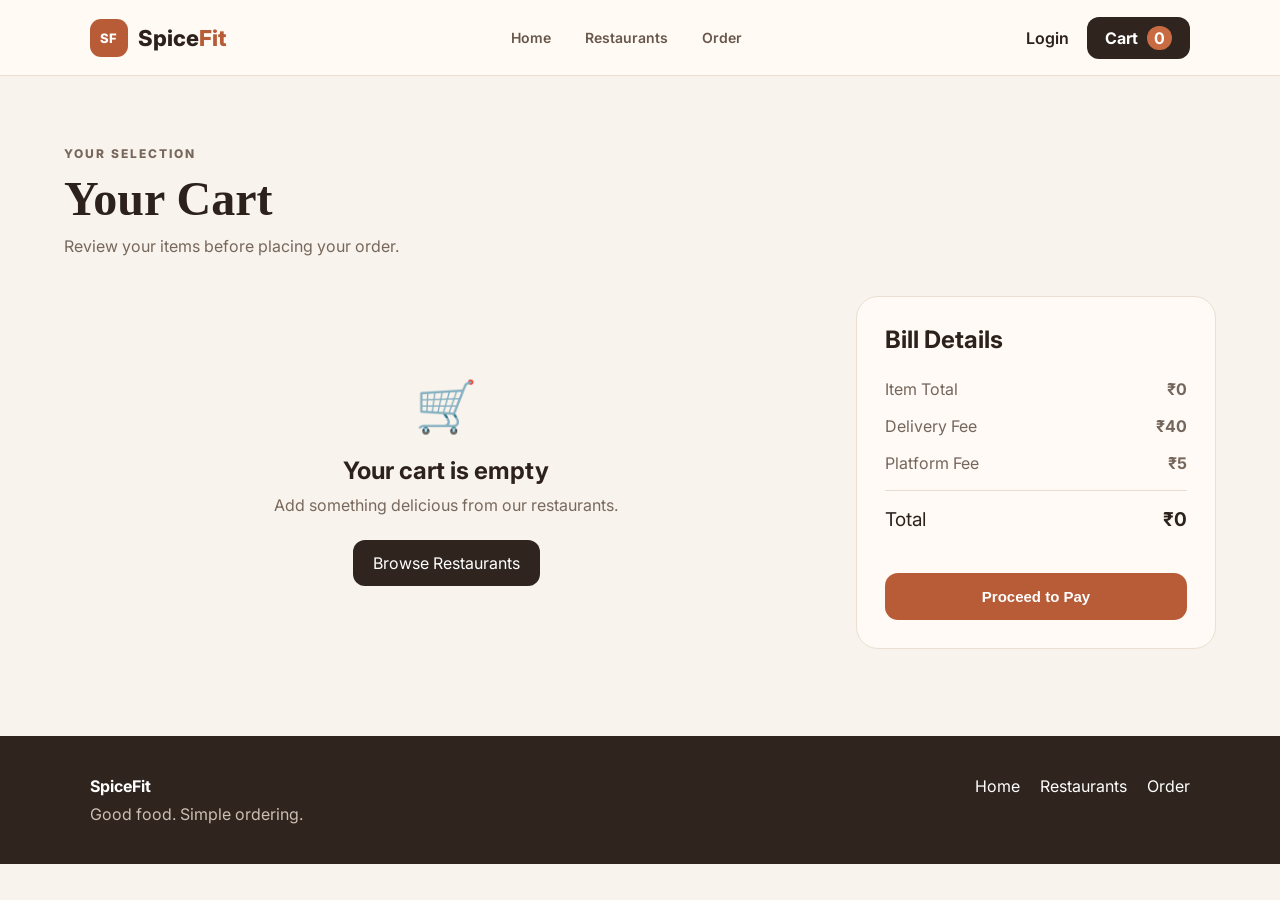
<file: assets/checking/cart.html>
<!DOCTYPE html>
<html lang="en">

<head>
    <meta charset="UTF-8">
    <meta name="viewport" content="width=device-width, initial-scale=1.0">

    <title>SpiceFit | Cart</title>

    <link rel="stylesheet" href="cart.css">

    <link rel="preconnect" href="https://fonts.googleapis.com">
    <link rel="preconnect" href="https://fonts.gstatic.com" crossorigin>

    <link href="https://fonts.googleapis.com/css2?family=Inter:wght@400;500;600;700;800&display=swap"
          rel="stylesheet">
</head>

<body>

<header class="navbar">

    <a href="index.html" class="logo">
        <span class="logo-mark">SF</span>
        <span class="logo-text">
            Spice<span>Fit</span>
        </span>
    </a>

    <nav class="nav-links">

        <a href="index.html">
            Home
        </a>

        <a href="restaurants.html">
            Restaurants
        </a>

        <a href="orders.html">
            Order
        </a>

    </nav>

    <div class="nav-actions">

        <a href="login.html" class="login-link">
            Login
        </a>

        <a href="cart.html" class="cart-button active">
            Cart
            <span id="cartCount">0</span>
        </a>

    </div>

</header>


<main class="cart-page">

    <div class="cart-heading">

        <p class="eyebrow">
            YOUR SELECTION
        </p>

        <h1>
            Your Cart
        </h1>

        <p>
            Review your items before placing your order.
        </p>

    </div>


    <section class="cart-layout">

        <!-- CART ITEMS -->

        <div class="cart-items-section">

            <div id="cartItems"></div>

            <div id="emptyCart" class="empty-cart">

                <div class="empty-icon">
                    🛒
                </div>

                <h2>
                    Your cart is empty
                </h2>

                <p>
                    Add something delicious from our restaurants.
                </p>

                <a href="restaurants.html" class="browse-btn">
                    Browse Restaurants
                </a>

            </div>

        </div>


        <!-- BILL -->

        <aside class="bill-card">

            <h2>
                Bill Details
            </h2>

            <div class="bill-row">
                <span>Item Total</span>
                <strong id="itemTotal">₹0</strong>
            </div>

            <div class="bill-row">
                <span>Delivery Fee</span>
                <strong id="deliveryFee">₹40</strong>
            </div>

            <div class="bill-row">
                <span>Platform Fee</span>
                <strong>₹5</strong>
            </div>

            <div class="bill-divider"></div>

            <div class="bill-total">
                <span>Total</span>
                <strong id="grandTotal">₹0</strong>
            </div>

            <button id="proceedBtn" class="proceed-btn">
                Proceed to Pay
            </button>

        </aside>

    </section>

</main>


<footer class="footer">

    <div>
        <strong>SpiceFit</strong>
        <p>Good food. Simple ordering.</p>
    </div>

    <div>
        <a href="index.html">Home</a>
        <a href="restaurants.html">Restaurants</a>
        <a href="order.html">Order</a>
    </div>

</footer>


<script src="cart.js"></script>

</body>
</html>
</file>
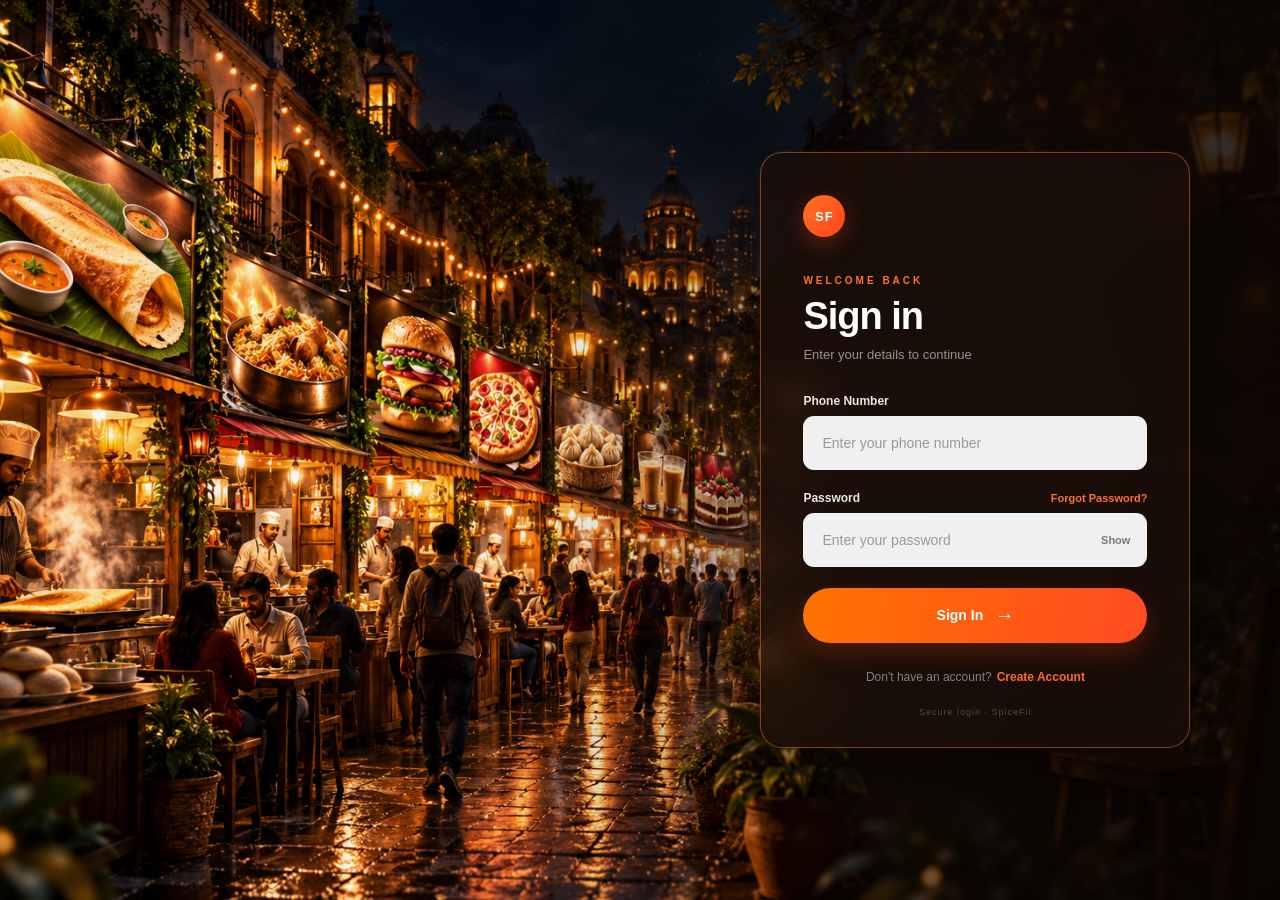
<file: assets/checking/login.html>
<!DOCTYPE html>
<html lang="en">

<head>
    <meta charset="UTF-8">
    <meta name="viewport" content="width=device-width, initial-scale=1.0">

    <title>SpiceFit | Login</title>

    <link rel="stylesheet" href="login.css">
</head>

<body>

    <!-- =========================
         FULL SCREEN BACKGROUND
    ========================== -->

    <main class="login-page">

        <!--
            IMPORTANT:
            Ikkada nee downloaded image path pettu.

            Example:
            ../images/food-street.png
        -->
        <div class="background-image"></div>


        <!-- =========================
             LOGIN FORM AREA
        ========================== -->

        <section class="login-wrapper">

            <div class="login-card">


                <!-- BRAND -->

                <div class="brand">

                    <div class="brand-mark">
                        SF
                    </div>

                    <div class="brand-name">
                        <span></span>
                    </div>

                </div>


                <!-- HEADING -->

                <div class="login-heading">

                    <p class="welcome-label">
                        WELCOME BACK
                    </p>

                    <h1>
                        Sign in
                    </h1>

                    <p class="subtitle">
                        Enter your details to continue
                    </p>

                </div>


                <!-- =========================
                     LOGIN FORM
                ========================== -->

                <form id="loginForm">


                    <!-- PHONE -->

                    <div class="form-group">

                        <label for="phone">
                            Phone Number
                        </label>

                        <div class="input-container">

                            <input
                                type="tel"
                                id="phone"
                                name="phone"
                                placeholder="Enter your phone number"
                                autocomplete="tel"
                                required
                            >

                        </div>

                    </div>


                    <!-- PASSWORD -->

                    <div class="form-group">

                        <div class="password-heading">

                            <label for="password">
                                Password
                            </label>

                            <a href="#" class="forgot-password">
                                Forgot Password?
                            </a>

                        </div>


                        <div class="input-container">

                            <input
                                type="password"
                                id="password"
                                name="password"
                                placeholder="Enter your password"
                                autocomplete="current-password"
                                required
                            >

                            <button
                                type="button"
                                class="password-toggle"
                                id="passwordToggle"
                                aria-label="Show password"
                            >
                                Show
                            </button>

                        </div>

                    </div>


                    <!-- LOGIN BUTTON -->

                    <button
                        type="submit"
                        class="login-button"
                        id="loginButton"
                    >

                        <span class="button-text">
                            Sign In
                        </span>

                        <span class="button-arrow">
                            →
                        </span>

                    </button>


                </form>


                <!-- =========================
                     REGISTER
                ========================== -->

                <div class="register-area">

                    <span>
                        Don't have an account?
                    </span>

                    <a href="register.html">
                        Create Account
                    </a>

                </div>


                <!-- SMALL FOOTER -->

                <p class="secure-text">
                    Secure login · SpiceFit
                </p>


            </div>

        </section>

    </main>


    <!-- =========================
         SMALL UI INTERACTION
    ========================== -->

    <script>

        const password =
            document.getElementById("password");

        const passwordToggle =
            document.getElementById("passwordToggle");


        passwordToggle.addEventListener(
            "click",
            function () {

                if (password.type === "password") {

                    password.type = "text";

                    passwordToggle.textContent = "Hide";

                } else {

                    password.type = "password";

                    passwordToggle.textContent = "Show";

                }

            }
        );


        /*
            IMPORTANT:

            Nee existing Java/backend login validation
            ikkada disturb cheyyakunda form ID:

                loginForm

            and input names:

                phone
                password

            same ga maintain chesanu.

            Nee existing login Java / Servlet logic
            already unte danitho connect cheyyachu.
        */

    </script>

</body>

</html>
</file>
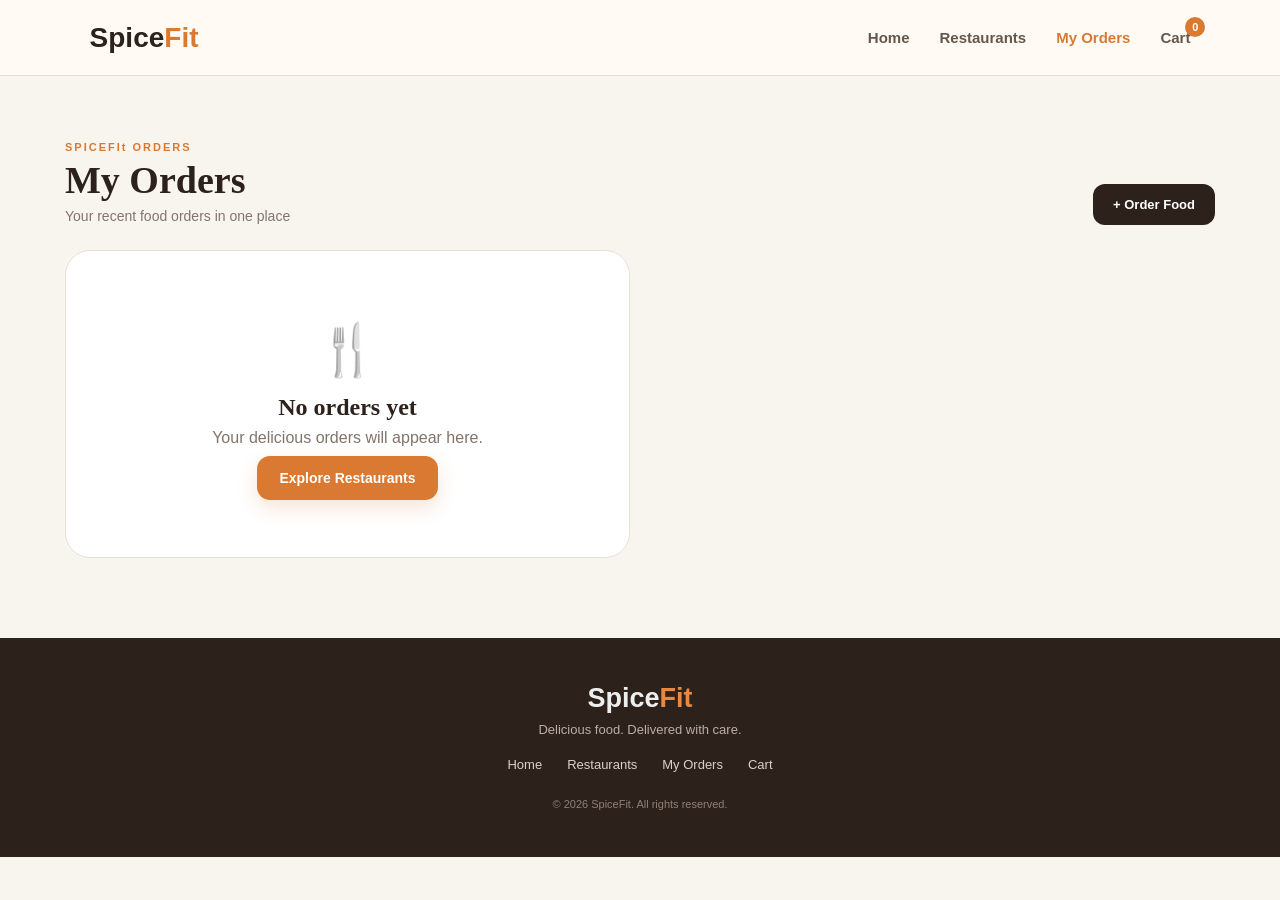
<file: assets/checking/order.html>
<!DOCTYPE html>
<html lang="en">
<head>
    <meta charset="UTF-8">
    <meta name="viewport" content="width=device-width, initial-scale=1.0">

    <title>SpiceFit - Orders</title>

    <link rel="stylesheet" href="order.css">
</head>

<body>

<!-- ================= NAVBAR ================= -->

<header class="navbar">

    <a href="index.html" class="logo">
        Spice<span>Fit</span>
    </a>

    <nav class="nav-links">
        <a href="index.html">Home</a>
        <a href="restaurants.html">Restaurants</a>
        <a href="order.html" class="active">My Orders</a>

        <a href="cart.html" class="cart-link">
            Cart
            <span id="cartCount">0</span>
        </a>
    </nav>

</header>


<!-- ================= MAIN ================= -->

<main class="orders-page">

    <!-- ================= CURRENT ORDER ================= -->

    <section id="currentOrderSection" class="current-order-section">

        <div class="success-header">

            <div class="success-icon">
                ✓
            </div>

            <div>
                <p class="success-small">
                    ORDER CONFIRMED
                </p>

                <h1>
                    Your food is on the way!
                </h1>

                <p class="success-text">
                    Thank you for ordering with SpiceFit.
                    Sit back and enjoy your meal.
                </p>
            </div>

        </div>


        <!-- ORDER SUMMARY -->

        <div class="order-summary-card">

            <div class="summary-top">

                <div>
                    <span class="label">ORDER ID</span>
                    <strong id="orderId">--</strong>
                </div>

                <div>
                    <span class="label">PAYMENT</span>
                    <strong id="paymentMethod">--</strong>
                </div>

                <div>
                    <span class="label">STATUS</span>
                    <strong class="status-pill" id="orderStatus">
                        Order Placed
                    </strong>
                </div>

            </div>


            <!-- STATUS TRACKER -->

            <div class="tracking">

                <div class="track-line"></div>

                <div class="track-step active">

                    <div class="track-dot">✓</div>

                    <span>Order Placed</span>

                </div>


                <div class="track-step">

                    <div class="track-dot">2</div>

                    <span>Preparing</span>

                </div>


                <div class="track-step">

                    <div class="track-dot">3</div>

                    <span>Out for Delivery</span>

                </div>


                <div class="track-step">

                    <div class="track-dot">4</div>

                    <span>Delivered</span>

                </div>

            </div>


            <!-- ITEMS -->

            <div class="section-title">

                <div>
                    <span>YOUR ORDER</span>
                    <h2>Order Items</h2>
                </div>

                <span id="itemCount" class="item-count">
                    0 items
                </span>

            </div>


            <div id="orderItems" class="order-items">
                <!-- JS -->
            </div>


            <!-- BILL -->

            <div class="bill-section">

                <h2>Bill Details</h2>

                <div class="bill-row">
                    <span>Item Total</span>
                    <strong id="itemTotal">₹0</strong>
                </div>

                <div class="bill-row">
                    <span>Delivery Fee</span>
                    <strong id="deliveryFee">₹40</strong>
                </div>

                <div class="bill-row">
                    <span>Platform Fee</span>
                    <strong id="platformFee">₹5</strong>
                </div>

                <div class="bill-divider"></div>

                <div class="bill-row grand-total">
                    <span>Grand Total</span>
                    <strong id="total">₹0</strong>
                </div>

            </div>


            <!-- ACTIONS -->

            <div class="order-actions">

                <a href="restaurants.html" class="primary-btn">
                    Order More Food
                </a>

                <a href="index.html" class="secondary-btn">
                    Back to Home
                </a>

            </div>

        </div>

    </section>



    <!-- ================= MY ORDERS ================= -->

    <section id="allOrdersSection" class="all-orders-section">

        <div class="page-heading">

            <div>
                <p>SPICEFIt ORDERS</p>

                <h1>
                    My Orders
                </h1>

                <span>
                    Your recent food orders in one place
                </span>
            </div>

            <a href="restaurants.html" class="browse-btn">
                + Order Food
            </a>

        </div>


        <div id="ordersList" class="orders-list">
            <!-- JS -->
        </div>

    </section>

</main>



<!-- ================= FOOTER ================= -->

<footer class="footer">

    <div class="footer-logo">
        Spice<span>Fit</span>
    </div>

    <p>
        Delicious food. Delivered with care.
    </p>

    <div class="footer-links">
        <a href="index.html">Home</a>
        <a href="restaurants.html">Restaurants</a>
        <a href="order.html">My Orders</a>
        <a href="cart.html">Cart</a>
    </div>

    <small>
        © 2026 SpiceFit. All rights reserved.
    </small>

</footer>


<script src="order.js"></script>

</body>
</html>
</file>
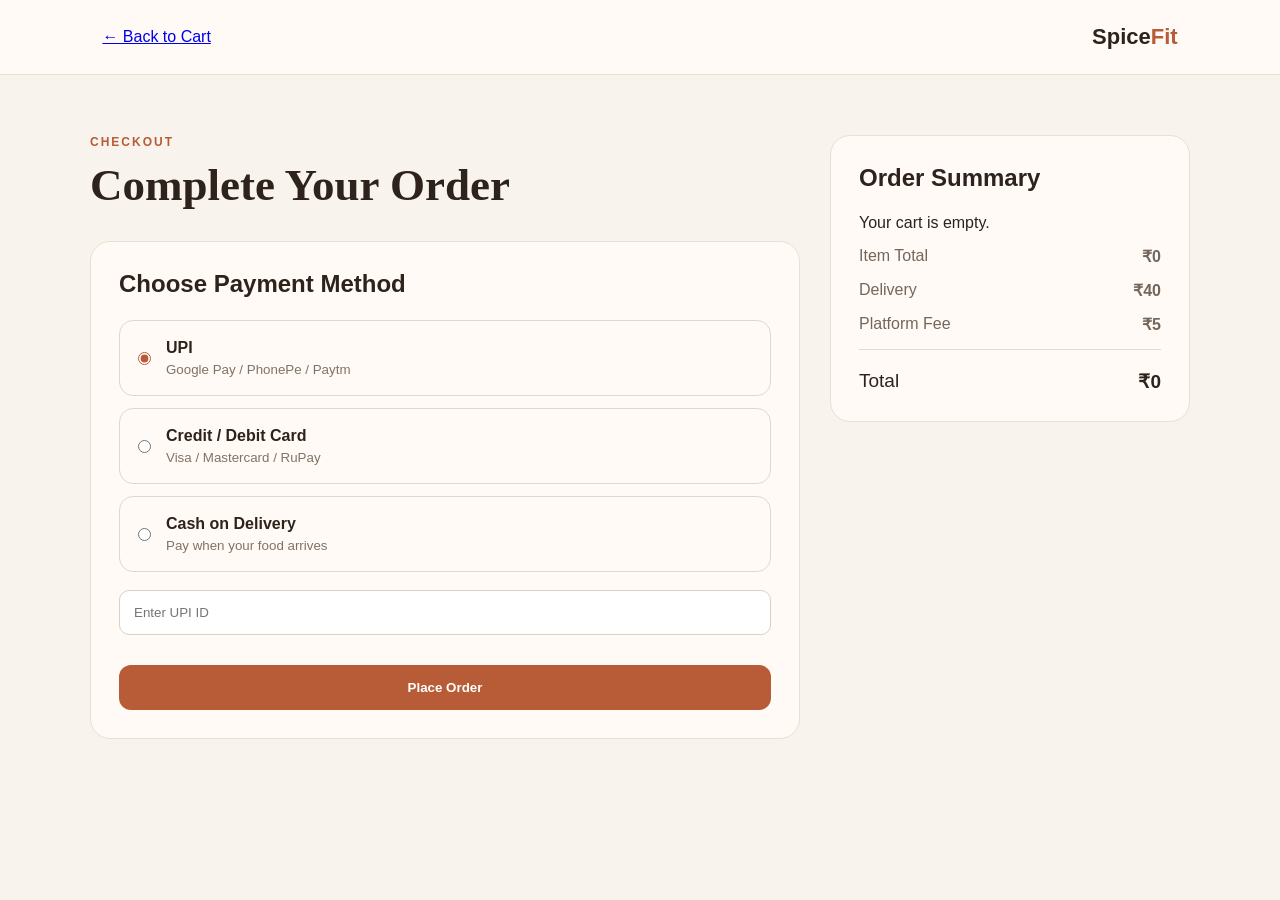
<file: assets/checking/payment.html>
<!DOCTYPE html>
<html lang="en">

<head>

    <meta charset="UTF-8">

    <meta name="viewport"
          content="width=device-width, initial-scale=1.0">

    <title>SpiceFit | Payment</title>

    <link rel="stylesheet"
          href="payment.css">

</head>


<body>

<header class="payment-nav">

    <a href="cart.html">
        ← Back to Cart
    </a>

    <strong>
        Spice<span>Fit</span>
    </strong>

</header>


<main class="payment-page">

    <section>

        <p class="eyebrow">
            CHECKOUT
        </p>

        <h1>
            Complete Your Order
        </h1>


        <div class="payment-card">

            <h2>
                Choose Payment Method
            </h2>


            <label class="payment-option">

                <input
                    type="radio"
                    name="payment"
                    value="upi"
                    checked
                >

                <div>
                    <strong>UPI</strong>
                    <small>Google Pay / PhonePe / Paytm</small>
                </div>

            </label>


            <label class="payment-option">

                <input
                    type="radio"
                    name="payment"
                    value="card"
                >

                <div>
                    <strong>Credit / Debit Card</strong>
                    <small>Visa / Mastercard / RuPay</small>
                </div>

            </label>


            <label class="payment-option">

                <input
                    type="radio"
                    name="payment"
                    value="cod"
                >

                <div>
                    <strong>Cash on Delivery</strong>
                    <small>Pay when your food arrives</small>
                </div>

            </label>


            <div id="upiBox" class="extra-box">

                <input
                    type="text"
                    placeholder="Enter UPI ID"
                    id="upiInput"
                >

            </div>


            <div id="cardBox"
                 class="extra-box hidden">

                <input
                    type="text"
                    placeholder="Card Number"
                >

                <div class="card-row">

                    <input
                        type="text"
                        placeholder="MM/YY"
                    >

                    <input
                        type="text"
                        placeholder="CVV"
                    >

                </div>

            </div>


            <button
                id="placeOrderBtn"
                class="place-order">

                Place Order

            </button>

        </div>

    </section>


    <aside class="summary-card">

        <h2>
            Order Summary
        </h2>

        <div id="summaryItems"></div>

        <div class="summary-line">
            <span>Item Total</span>
            <strong id="summaryTotal">₹0</strong>
        </div>

        <div class="summary-line">
            <span>Delivery</span>
            <strong>₹40</strong>
        </div>

        <div class="summary-line">
            <span>Platform Fee</span>
            <strong>₹5</strong>
        </div>

        <hr>

        <div class="summary-total">
            <span>Total</span>
            <strong id="finalTotal">₹0</strong>
        </div>

    </aside>

</main>


<script src="payment.js"></script>

</body>
</html>
</file>
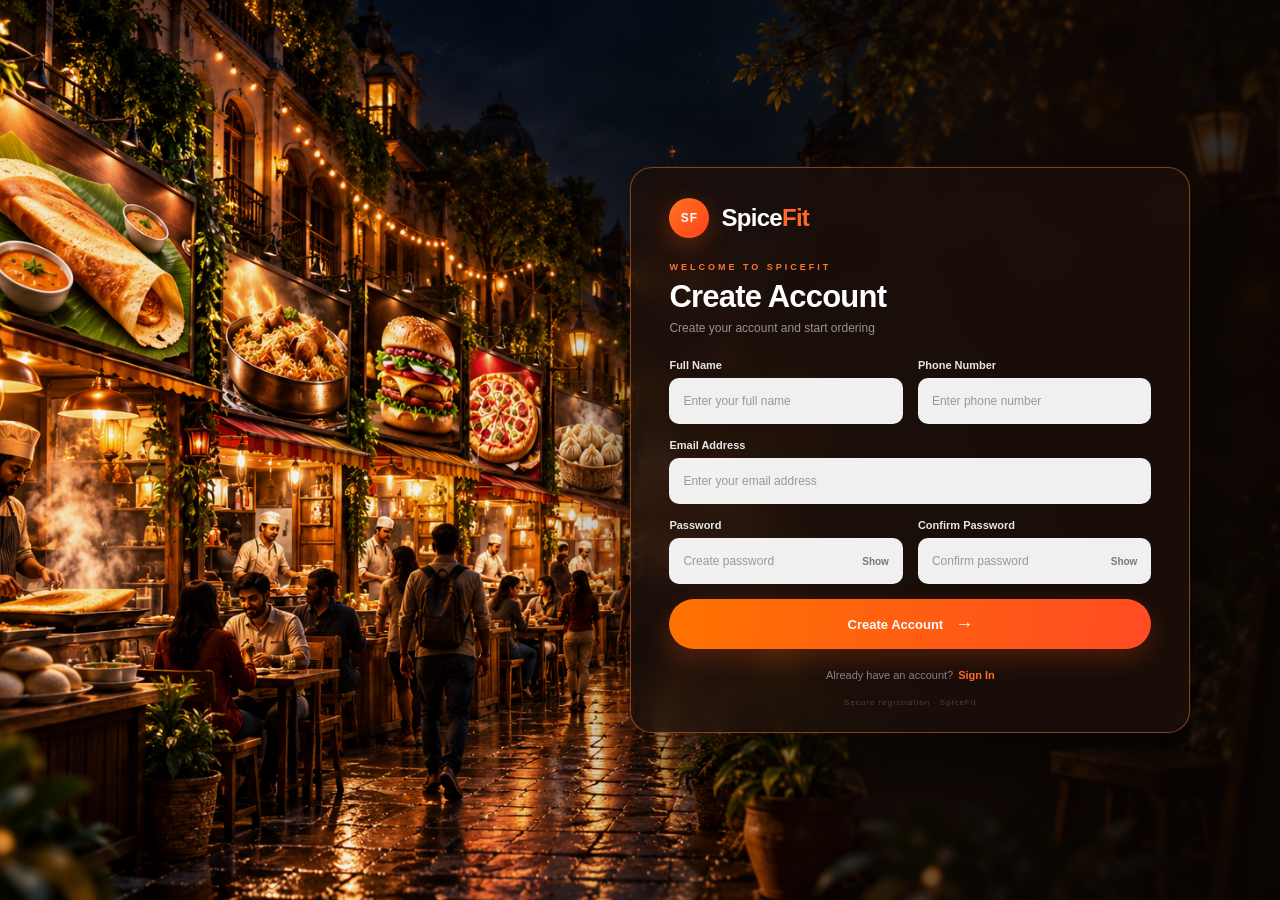
<file: assets/checking/register.html>
<!DOCTYPE html>
<html lang="en">

<head>
    <meta charset="UTF-8">
    <meta name="viewport" content="width=device-width, initial-scale=1.0">

    <title>SpiceFit | Create Account</title>

    <link rel="stylesheet" href="register.css">
</head>

<body>

    <main class="register-page">

        <!-- Background Image -->
        <div class="background-image"></div>


        <!-- Register Form -->
        <section class="register-wrapper">

            <div class="register-card">

                <!-- BRAND -->
                <div class="brand">

                    <div class="brand-mark">
                        SF
                    </div>

                    <div class="brand-name">
                        Spice<span>Fit</span>
                    </div>

                </div>


                <!-- HEADING -->
                <div class="register-heading">

                    <p class="welcome-label">
                        WELCOME TO SPICEFIT
                    </p>

                    <h1>
                        Create Account
                    </h1>

                    <p class="subtitle">
                        Create your account and start ordering
                    </p>

                </div>


                <!-- REGISTER FORM -->
                <form id="registerForm">

                    <!-- FULL NAME + PHONE -->
                    <div class="form-row">

                        <div class="form-group">

                            <label for="name">
                                Full Name
                            </label>

                            <div class="input-container">

                                <input
                                    type="text"
                                    id="name"
                                    name="name"
                                    placeholder="Enter your full name"
                                    autocomplete="name"
                                    required
                                >

                            </div>

                        </div>


                        <div class="form-group">

                            <label for="phone">
                                Phone Number
                            </label>

                            <div class="input-container">

                                <input
                                    type="tel"
                                    id="phone"
                                    name="phone"
                                    placeholder="Enter phone number"
                                    autocomplete="tel"
                                    required
                                >

                            </div>

                        </div>

                    </div>


                    <!-- EMAIL -->
                    <div class="form-group">

                        <label for="email">
                            Email Address
                        </label>

                        <div class="input-container">

                            <input
                                type="email"
                                id="email"
                                name="email"
                                placeholder="Enter your email address"
                                autocomplete="email"
                                required
                            >

                        </div>

                    </div>


                    <!-- PASSWORD + CONFIRM PASSWORD -->
                    <div class="form-row">

                        <div class="form-group">

                            <label for="password">
                                Password
                            </label>

                            <div class="input-container">

                                <input
                                    type="password"
                                    id="password"
                                    name="password"
                                    placeholder="Create password"
                                    autocomplete="new-password"
                                    required
                                >

                                <button
                                    type="button"
                                    class="password-toggle"
                                    data-target="password"
                                >
                                    Show
                                </button>

                            </div>

                        </div>


                        <div class="form-group">

                            <label for="confirmPassword">
                                Confirm Password
                            </label>

                            <div class="input-container">

                                <input
                                    type="password"
                                    id="confirmPassword"
                                    name="confirmPassword"
                                    placeholder="Confirm password"
                                    autocomplete="new-password"
                                    required
                                >

                                <button
                                    type="button"
                                    class="password-toggle"
                                    data-target="confirmPassword"
                                >
                                    Show
                                </button>

                            </div>

                        </div>

                    </div>


                    <!-- CREATE ACCOUNT BUTTON -->
                    <button
                        type="submit"
                        class="register-button"
                        id="registerButton"
                    >

                        <span>
                            Create Account
                        </span>

                        <span class="button-arrow">
                            →
                        </span>

                    </button>

                </form>


                <!-- LOGIN LINK -->
                <div class="login-area">

                    <span>
                        Already have an account?
                    </span>

                    <a href="login.html">
                        Sign In
                    </a>

                </div>


                <!-- FOOTER -->
                <p class="secure-text">
                    Secure registration · SpiceFit
                </p>

            </div>

        </section>

    </main>


    <!-- PASSWORD SHOW / HIDE -->
    <script>

        const toggleButtons =
            document.querySelectorAll(".password-toggle");


        toggleButtons.forEach(function(button) {

            button.addEventListener("click", function() {

                const targetId =
                    button.getAttribute("data-target");

                const input =
                    document.getElementById(targetId);


                if (input.type === "password") {

                    input.type = "text";

                    button.textContent = "Hide";

                } else {

                    input.type = "password";

                    button.textContent = "Show";

                }

            });

        });

    </script>

</body>

</html>
</file>
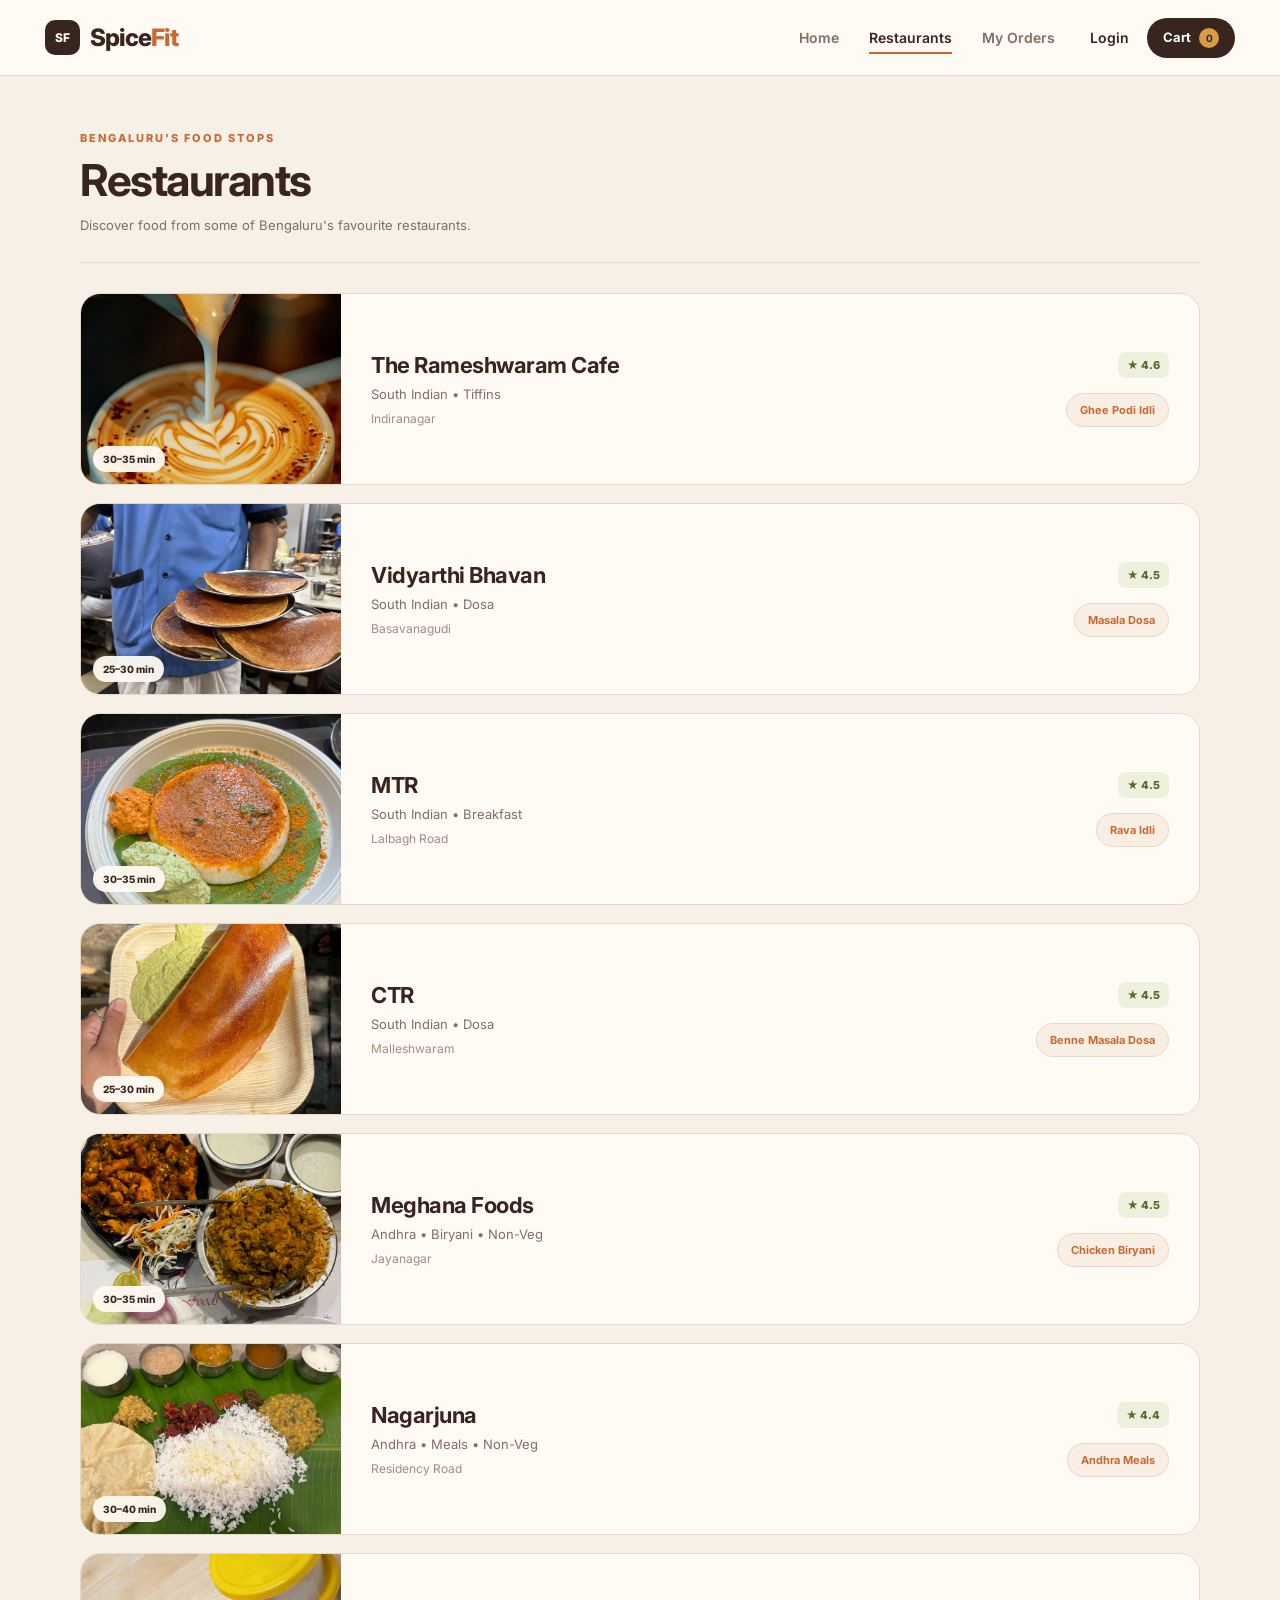
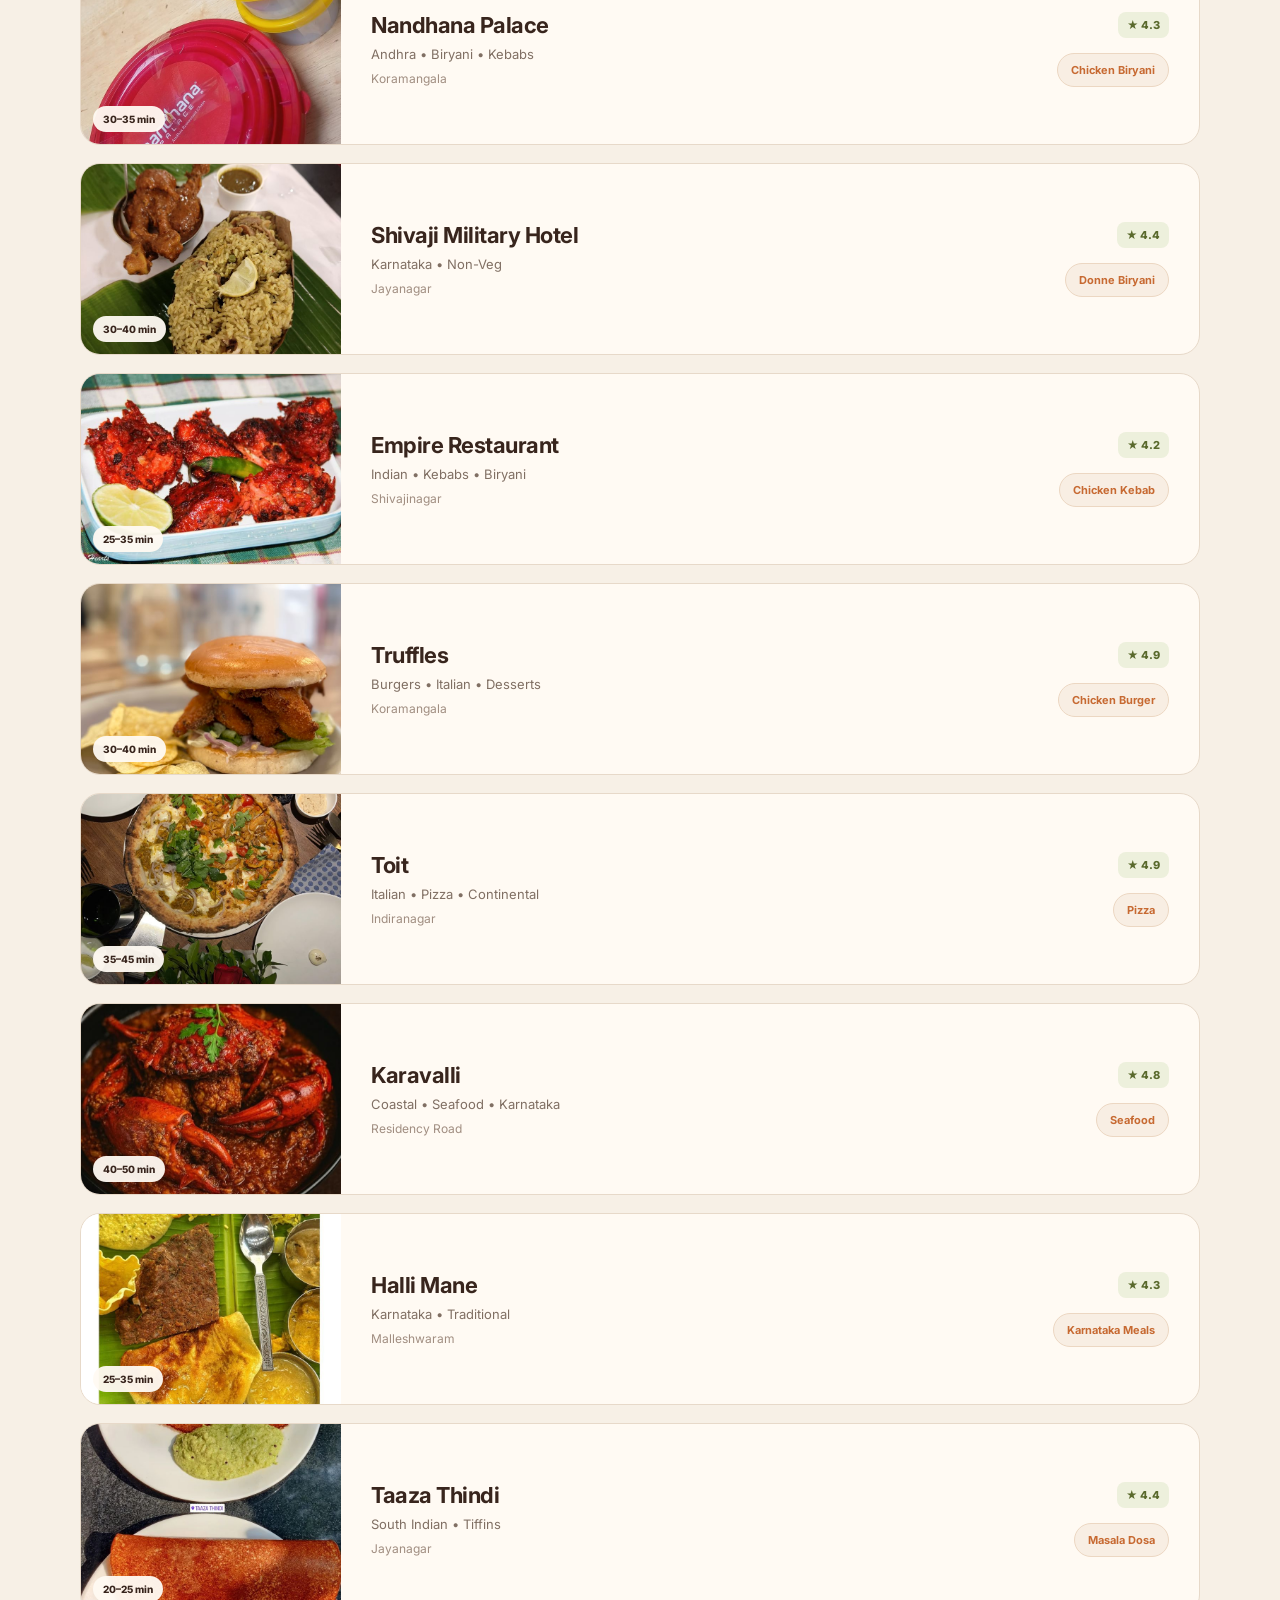
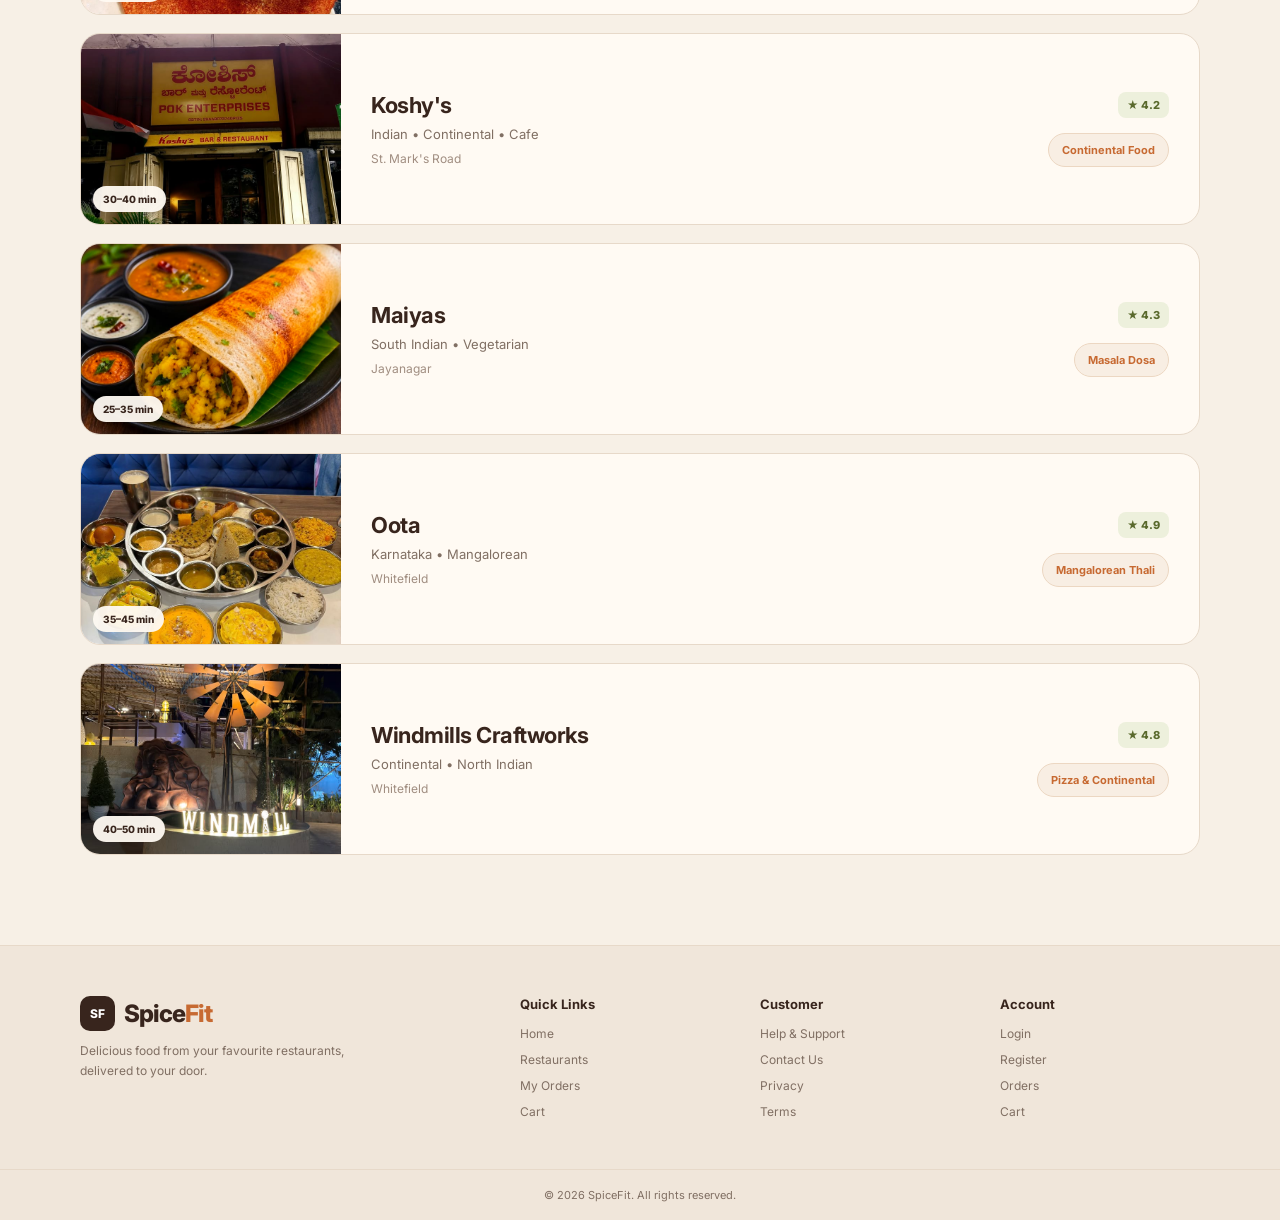
<file: assets/checking/restaurants.html>
<!DOCTYPE html>
<html lang="en">

<head>

    <meta charset="UTF-8">

    <meta name="viewport"
          content="width=device-width, initial-scale=1.0">

    <title>SpiceFit | Restaurants</title>

    <!-- Inter Font -->

    <link rel="preconnect"
          href="https://fonts.googleapis.com">

    <link rel="preconnect"
          href="https://fonts.gstatic.com"
          crossorigin>

    <link href="https://fonts.googleapis.com/css2?family=Inter:wght@400;500;600;700;800&display=swap"
          rel="stylesheet">

    <!-- Restaurant CSS -->

    <link rel="stylesheet"
          href="restaurants.css">

</head>


<body>


<!-- =====================================================
     NAVBAR
===================================================== -->

<header class="navbar">

    <div class="nav-container">


        <!-- LOGO -->

        <a href="index.html"
           class="logo">

            <span class="logo-mark">
                SF
            </span>

            <span class="logo-text">
                Spice<span>Fit</span>
            </span>

        </a>


        <!-- NAVIGATION -->

        <nav class="nav-links">

            <a href="index.html">
                Home
            </a>

            <a href="restaurants.html"
               class="active">
                Restaurants
            </a>

            <!-- <a href="index.html#offers">
                Orders
            </a> -->

            <a href="order.html">
                My Orders
            </a>

        </nav>


        <!-- RIGHT SIDE -->

        <div class="nav-actions">

            <a href="login.html"
               class="login-link">
                Login
            </a>

            <a href="cart.html"
               class="cart-button">

                Cart

                <span id="cartCount">
                    0
                </span>

            </a>

        </div>


        <!-- MOBILE MENU -->

        <button class="mobile-menu"
                id="mobileMenu">

            ☰

        </button>

    </div>

</header>



<!-- =====================================================
     MOBILE NAVIGATION
===================================================== -->

<div class="mobile-nav"
     id="mobileNav">

    <a href="index.html">
        Home
    </a>

    <a href="restaurants.html">
        Restaurants
    </a>

    <a href="index.html#offers">
        Offers
    </a>

    <a href="orders.html">
        My Orders
    </a>

    <a href="login.html">
        Login
    </a>

    <a href="cart.html">
        Cart
    </a>

</div>



<!-- =====================================================
     RESTAURANTS
===================================================== -->

<main class="restaurants-page">


    <!-- PAGE TITLE -->

    <section class="restaurants-heading">

        <p>
            BENGALURU'S FOOD STOPS
        </p>

        <h1>
            Restaurants
        </h1>

        <span>
            Discover food from some of Bengaluru's
            favourite restaurants.
        </span>

    </section>



    <!-- =================================================
         RESTAURANT LIST
    ================================================== -->

    <section class="restaurant-list">


        <!-- =================================================
             01
        ================================================== -->

        <article class="restaurant-card"
                 data-restaurant="The Rameshwaram Cafe"
                 data-location="Indiranagar">

            <div class="restaurant-photo">

                <!-- PUT:
                     rameshwaram-cafe.jpg
                -->

                <img src="./images/restarant_image/coffe.jfif"
                     alt="The Rameshwaram Cafe">

                <span class="delivery">
                    30–35 min
                </span>

            </div>


            <div class="restaurant-content">

                <div class="restaurant-main">

                    <h2>
                        The Rameshwaram Cafe
                    </h2>

                    <p class="restaurant-type">
                        South Indian • Tiffins
                    </p>

                    <p class="restaurant-location">
                        Indiranagar
                    </p>

                </div>


                <div class="restaurant-side">

                    <span class="rating">
                        ★ 4.6
                    </span>

                    <span class="famous">
                        Ghee Podi Idli
                    </span>

                </div>

            </div>

        </article>



        <!-- =================================================
             02
        ================================================== -->

        <article class="restaurant-card"
                 data-restaurant="Vidyarthi Bhavan"
                 data-location="Basavanagudi">

            <div class="restaurant-photo">

                <!-- PUT:
                     vidyarthi-bhavan.jpg
                -->

                <img src="./images/restarant_image/resta/resta/vidya_dosa.jfif"
                     alt="Vidyarthi Bhavan">

                <span class="delivery">
                    25–30 min
                </span>

            </div>


            <div class="restaurant-content">

                <div class="restaurant-main">

                    <h2>
                        Vidyarthi Bhavan
                    </h2>

                    <p class="restaurant-type">
                        South Indian • Dosa
                    </p>

                    <p class="restaurant-location">
                        Basavanagudi
                    </p>

                </div>


                <div class="restaurant-side">

                    <span class="rating">
                        ★ 4.5
                    </span>

                    <span class="famous">
                        Masala Dosa
                    </span>

                </div>

            </div>

        </article>



        <!-- =================================================
             03
        ================================================== -->

        <article class="restaurant-card"
                 data-restaurant="MTR"
                 data-location="Lalbagh Road">

            <div class="restaurant-photo">

                <!-- PUT:
                     mtr.jpg
                -->

                <img src="./images/restarant_image/resta/resta/mtr_rava_dosa.jfif"
                     alt="MTR">

                <span class="delivery">
                    30–35 min
                </span>

            </div>


            <div class="restaurant-content">

                <div class="restaurant-main">

                    <h2>
                        MTR
                    </h2>

                    <p class="restaurant-type">
                        South Indian • Breakfast
                    </p>

                    <p class="restaurant-location">
                        Lalbagh Road
                    </p>

                </div>


                <div class="restaurant-side">

                    <span class="rating">
                        ★ 4.5
                    </span>

                    <span class="famous">
                        Rava Idli
                    </span>

                </div>

            </div>

        </article>



        <!-- =================================================
             04
        ================================================== -->

        <article class="restaurant-card"
                 data-restaurant="CTR"
                 data-location="Malleshwaram">

            <div class="restaurant-photo">

                <!-- PUT:
                     ctr.jpg
                -->

                <img src="./images/restarant_image/resta/resta/benne_dosa.jfif"
                     alt="CTR">

                <span class="delivery">
                    25–30 min
                </span>

            </div>


            <div class="restaurant-content">

                <div class="restaurant-main">

                    <h2>
                        CTR
                    </h2>

                    <p class="restaurant-type">
                        South Indian • Dosa
                    </p>

                    <p class="restaurant-location">
                        Malleshwaram
                    </p>

                </div>


                <div class="restaurant-side">

                    <span class="rating">
                        ★ 4.5
                    </span>

                    <span class="famous">
                        Benne Masala Dosa
                    </span>

                </div>

            </div>

        </article>



        <!-- =================================================
             05
        ================================================== 

        <article class="restaurant-card"
                 data-restaurant="Brahmins Coffee Bar"
                 data-location="Basavanagudi">

            <div class="restaurant-photo">

                <!-- PUT:
                     brahmins-coffee-bar.jpg
                

                <img src="./images/restarant_image/resta/resta/Brahmins_Coffee .jfif"
                     alt="Brahmins Coffee Bar">

                <span class="delivery">
                    20–25 min
                </span>

            </div>


            <div class="restaurant-content">

                <div class="restaurant-main">

                    <h2>
                        Brahmins' Coffee Bar
                    </h2>

                    <p class="restaurant-type">
                        South Indian • Coffee
                    </p>

                    <p class="restaurant-location">
                        Basavanagudi
                    </p>

                </div>


                <div class="restaurant-side">

                    <span class="rating">
                        ★ 4.4
                    </span>

                    <span class="famous">
                        Idli Vada
                    </span>

                </div>

            </div>

        </article>



         =================================================
             06
        ================================================== 

        <article class="restaurant-card"
                 data-restaurant="Veena Stores"
                 data-location="Malleshwaram">

            <div class="restaurant-photo">

                 PUT:
                     veena-stores.jpg
                

                <img src="./images/restarant_image/resta/resta/veena_stores.jfif"
                     alt="Veena Stores">

                <span class="delivery">
                    25–30 min
                </span>

            </div>


            <div class="restaurant-content">

                <div class="restaurant-main">

                    <h2>
                        Veena Stores
                    </h2>

                    <p class="restaurant-type">
                        South Indian • Tiffins
                    </p>

                    <p class="restaurant-location">
                        Malleshwaram
                    </p>

                </div>


                <div class="restaurant-side">

                    <span class="rating">
                        ★ 4.4
                    </span>

                    <span class="famous">
                        Idli
                    </span>

                </div>

            </div>

        </article>
    -->


        <!-- =================================================
             07
        ================================================== -->

        <article class="restaurant-card"
                 data-restaurant="Meghana Foods"
                 data-location="Jayanagar">

            <div class="restaurant-photo">

                <!-- PUT:
                     meghana-foods.jpg
                -->

                <img src="./images/restarant_image/resta/resta/Meghana.jfif"
                     alt="Meghana Foods">

                <span class="delivery">
                    30–35 min
                </span>

            </div>


            <div class="restaurant-content">

                <div class="restaurant-main">

                    <h2>
                        Meghana Foods
                    </h2>

                    <p class="restaurant-type">
                        Andhra • Biryani • Non-Veg
                    </p>

                    <p class="restaurant-location">
                        Jayanagar
                    </p>

                </div>


                <div class="restaurant-side">

                    <span class="rating">
                        ★ 4.5
                    </span>

                    <span class="famous">
                        Chicken Biryani
                    </span>

                </div>

            </div>

        </article>



        <!-- =================================================
             08
        ================================================== -->

        <article class="restaurant-card"
                 data-restaurant="Nagarjuna"
                 data-location="Residency Road">

            <div class="restaurant-photo">

                <!-- PUT:
                     nagarjuna.jpg
                -->

                <img src="./images/restarant_image/resta/resta/Nagarjuna.jfif"
                     alt="Nagarjuna">

                <span class="delivery">
                    30–40 min
                </span>

            </div>


            <div class="restaurant-content">

                <div class="restaurant-main">

                    <h2>
                        Nagarjuna
                    </h2>

                    <p class="restaurant-type">
                        Andhra • Meals • Non-Veg
                    </p>

                    <p class="restaurant-location">
                        Residency Road
                    </p>

                </div>


                <div class="restaurant-side">

                    <span class="rating">
                        ★ 4.4
                    </span>

                    <span class="famous">
                        Andhra Meals
                    </span>

                </div>

            </div>

        </article>



        <!-- =================================================
             09
        ================================================== -->

        <article class="restaurant-card"
                 data-restaurant="Nandhana Palace"
                 data-location="Koramangala">

            <div class="restaurant-photo">

                <!-- PUT:
                     nandhana-palace.jpg
                -->

                <img src="./images/restarant_image/resta/resta/nandana_palace.jfif"
                     alt="Nandhana Palace">

                <span class="delivery">
                    30–35 min
                </span>

            </div>


            <div class="restaurant-content">

                <div class="restaurant-main">

                    <h2>
                        Nandhana Palace
                    </h2>

                    <p class="restaurant-type">
                        Andhra • Biryani • Kebabs
                    </p>

                    <p class="restaurant-location">
                        Koramangala
                    </p>

                </div>


                <div class="restaurant-side">

                    <span class="rating">
                        ★ 4.3
                    </span>

                    <span class="famous">
                        Chicken Biryani
                    </span>

                </div>

            </div>

        </article>



        <!-- =================================================
             10
        ================================================== -->

        <article class="restaurant-card"
                 data-restaurant="Shivaji Military Hotel"
                 data-location="Jayanagar">

            <div class="restaurant-photo">

                <!-- PUT:
                     shivaji-military-hotel.jpg
                -->

                <img src="./images/restarant_image/resta/resta/Shivaji Millitary.jfif"
                     alt="Shivaji Military Hotel">

                <span class="delivery">
                    30–40 min
                </span>

            </div>


            <div class="restaurant-content">

                <div class="restaurant-main">

                    <h2>
                        Shivaji Military Hotel
                    </h2>

                    <p class="restaurant-type">
                        Karnataka • Non-Veg
                    </p>

                    <p class="restaurant-location">
                        Jayanagar
                    </p>

                </div>


                <div class="restaurant-side">

                    <span class="rating">
                        ★ 4.4
                    </span>

                    <span class="famous">
                        Donne Biryani
                    </span>

                </div>

            </div>

        </article>



        <!-- =================================================
             11
        ================================================== -->

        <article class="restaurant-card"
                 data-restaurant="Empire Restaurant"
                 data-location="Shivajinagar">

            <div class="restaurant-photo">

                <!-- PUT:
                     empire.jpg
                -->

                <img src="./images/restarant_image/resta/resta/Empire.jfif"
                     alt="Empire Restaurant">

                <span class="delivery">
                    25–35 min
                </span>

            </div>


            <div class="restaurant-content">

                <div class="restaurant-main">

                    <h2>
                        Empire Restaurant
                    </h2>

                    <p class="restaurant-type">
                        Indian • Kebabs • Biryani
                    </p>

                    <p class="restaurant-location">
                        Shivajinagar
                    </p>

                </div>


                <div class="restaurant-side">

                    <span class="rating">
                        ★ 4.2
                    </span>

                    <span class="famous">
                        Chicken Kebab
                    </span>

                </div>

            </div>

        </article>



        <!-- =================================================
             12
        ================================================== -->

        <article class="restaurant-card"
                 data-restaurant="Truffles"
                 data-location="Koramangala">

            <div class="restaurant-photo">

                <!-- PUT:
                     truffles.jpg
                -->

                <img src="./images/restarant_image/resta/resta/Truffles, Bangalore_.jfif"
                     alt="Truffles">

                <span class="delivery">
                    30–40 min
                </span>

            </div>


            <div class="restaurant-content">

                <div class="restaurant-main">

                    <h2>
                        Truffles
                    </h2>

                    <p class="restaurant-type">
                        Burgers • Italian • Desserts
                    </p>

                    <p class="restaurant-location">
                        Koramangala
                    </p>

                </div>


                <div class="restaurant-side">

                    <span class="rating">
                        ★ 4.9
                    </span>

                    <span class="famous">
                        Chicken Burger
                    </span>

                </div>

            </div>

        </article>



        <!-- =================================================
             13
        ================================================== -->

        <article class="restaurant-card"
                 data-restaurant="Toit"
                 data-location="Indiranagar">

            <div class="restaurant-photo">

                <!-- PUT:
                     toit.jpg
                -->

                <img src="./images/restarant_image/resta/resta/toit bangalore.jfif"
                     alt="Toit">

                <span class="delivery">
                    35–45 min
                </span>

            </div>


            <div class="restaurant-content">

                <div class="restaurant-main">

                    <h2>
                        Toit
                    </h2>

                    <p class="restaurant-type">
                        Italian • Pizza • Continental
                    </p>

                    <p class="restaurant-location">
                        Indiranagar
                    </p>

                </div>


                <div class="restaurant-side">

                    <span class="rating">
                        ★ 4.9
                    </span>

                    <span class="famous">
                        Pizza
                    </span>

                </div>

            </div>

        </article>



        <!-- =================================================
             14
        ================================================== -->

        <article class="restaurant-card"
                 data-restaurant="Karavalli"
                 data-location="Residency Road">

            <div class="restaurant-photo">

                <!-- PUT:
                     karavalli.jpg
                -->

                <img src="./images/restarant_image/resta/resta/Karavalli.jfif"
                     alt="Karavalli">

                <span class="delivery">
                    40–50 min
                </span>

            </div>


            <div class="restaurant-content">

                <div class="restaurant-main">

                    <h2>
                        Karavalli
                    </h2>

                    <p class="restaurant-type">
                        Coastal • Seafood • Karnataka
                    </p>

                    <p class="restaurant-location">
                        Residency Road
                    </p>

                </div>


                <div class="restaurant-side">

                    <span class="rating">
                        ★ 4.8
                    </span>

                    <span class="famous">
                        Seafood
                    </span>

                </div>

            </div>

        </article>



        <!-- =================================================
             15
        ================================================== -->

        <article class="restaurant-card"
                 data-restaurant="Halli Mane"
                 data-location="Malleshwaram">

            <div class="restaurant-photo">

                <!-- PUT:
                     halli-mane.jpg
                -->

                <img src="./images/restarant_image/resta/resta/halli.jfif"
                     alt="Halli Mane">

                <span class="delivery">
                    25–35 min
                </span>

            </div>


            <div class="restaurant-content">

                <div class="restaurant-main">

                    <h2>
                        Halli Mane
                    </h2>

                    <p class="restaurant-type">
                        Karnataka • Traditional
                    </p>

                    <p class="restaurant-location">
                        Malleshwaram
                    </p>

                </div>


                <div class="restaurant-side">

                    <span class="rating">
                        ★ 4.3
                    </span>

                    <span class="famous">
                        Karnataka Meals
                    </span>

                </div>

            </div>

        </article>



        <!-- =================================================
             16
        ================================================== -->

        <article class="restaurant-card"
                 data-restaurant="Taaza Thindi"
                 data-location="Jayanagar">

            <div class="restaurant-photo">

                <!-- PUT:
                     taaza-thindi.jpg
                -->

                <img src="./images/restarant_image/resta/resta/taza.jfif"
                     alt="Taaza Thindi">

                <span class="delivery">
                    20–25 min
                </span>

            </div>


            <div class="restaurant-content">

                <div class="restaurant-main">

                    <h2>
                        Taaza Thindi
                    </h2>

                    <p class="restaurant-type">
                        South Indian • Tiffins
                    </p>

                    <p class="restaurant-location">
                        Jayanagar
                    </p>

                </div>


                <div class="restaurant-side">

                    <span class="rating">
                        ★ 4.4
                    </span>

                    <span class="famous">
                        Masala Dosa
                    </span>

                </div>

            </div>

        </article>



        <!-- =================================================
             17
        ================================================== -->

        <article class="restaurant-card"
                 data-restaurant="Koshy's"
                 data-location="St. Mark's Road">

            <div class="restaurant-photo">

                <!-- PUT:
                     koshys.jpg
                -->

                <img src="./images/restarant_image/resta/resta/Koshy's, Bangalore.jfif"
                     alt="Koshy's">

                <span class="delivery">
                    30–40 min
                </span>

            </div>


            <div class="restaurant-content">

                <div class="restaurant-main">

                    <h2>
                        Koshy's
                    </h2>

                    <p class="restaurant-type">
                        Indian • Continental • Cafe
                    </p>

                    <p class="restaurant-location">
                        St. Mark's Road
                    </p>

                </div>


                <div class="restaurant-side">

                    <span class="rating">
                        ★ 4.2
                    </span>

                    <span class="famous">
                        Continental Food
                    </span>

                </div>

            </div>

        </article>



        <!-- =================================================
             18
        ================================================== -->

        <article class="restaurant-card"
                 data-restaurant="Maiyas"
                 data-location="Jayanagar">

            <div class="restaurant-photo">

                <!-- PUT:
                     maiyaas.jpg
                -->

                <img src="./images/project_images/project_images/morning/masala_dosa.jfif"
                     alt="Maiyas">

                <span class="delivery">
                    25–35 min
                </span>

            </div>


            <div class="restaurant-content">

                <div class="restaurant-main">

                    <h2>
                        Maiyas
                    </h2>

                    <p class="restaurant-type">
                        South Indian • Vegetarian
                    </p>

                    <p class="restaurant-location">
                        Jayanagar
                    </p>

                </div>


                <div class="restaurant-side">

                    <span class="rating">
                        ★ 4.3
                    </span>

                    <span class="famous">
                        Masala Dosa
                    </span>

                </div>

            </div>

        </article>



        <!-- =================================================
             19
        ================================================== -->

        <article class="restaurant-card"
                 data-restaurant="Oota"
                 data-location="Whitefield">

            <div class="restaurant-photo">

                <!-- PUT:
                     oota.jpg
                -->

                <img src="./images/restarant_image/resta/resta/oota.jfif"
                     alt="Oota">

                <span class="delivery">
                    35–45 min
                </span>

            </div>


            <div class="restaurant-content">

                <div class="restaurant-main">

                    <h2>
                        Oota
                    </h2>

                    <p class="restaurant-type">
                        Karnataka • Mangalorean
                    </p>

                    <p class="restaurant-location">
                        Whitefield
                    </p>

                </div>


                <div class="restaurant-side">

                    <span class="rating">
                        ★ 4.9
                    </span>

                    <span class="famous">
                        Mangalorean Thali
                    </span>

                </div>

            </div>

        </article>



        <!-- =================================================
             20
        ================================================== -->

        <article class="restaurant-card"
                 data-restaurant="Windmills Craftworks"
                 data-location="Whitefield">

            <div class="restaurant-photo">

                <!-- PUT:
                     windmills.jpg
                -->

                <img src="./images/restarant_image/resta/resta/Windmills.jfif"
                     alt="Windmills Craftworks">

                <span class="delivery">
                    40–50 min
                </span>

            </div>


            <div class="restaurant-content">

                <div class="restaurant-main">

                    <h2>
                        Windmills Craftworks
                    </h2>

                    <p class="restaurant-type">
                        Continental • North Indian
                    </p>

                    <p class="restaurant-location">
                        Whitefield
                    </p>

                </div>


                <div class="restaurant-side">

                    <span class="rating">
                        ★ 4.8
                    </span>

                    <span class="famous">
                        Pizza & Continental
                    </span>

                </div>

            </div>

        </article>


    </section>

</main>



<!-- =====================================================
     COMMON FOOTER
===================================================== -->

<footer class="footer">

    <div class="footer-container">


        <div class="footer-brand">

            <a href="index.html"
               class="footer-logo">

                <span class="logo-mark">
                    SF
                </span>

                <span class="logo-text">
                    Spice<span>Fit</span>
                </span>

            </a>

            <p>
                Delicious food from your favourite
                restaurants, delivered to your door.
            </p>

        </div>


        <div class="footer-column">

            <h4>
                Quick Links
            </h4>

            <a href="index.html">
                Home
            </a>

            <a href="restaurants.html">
                Restaurants
            </a>

            <a href="orders.html">
                My Orders
            </a>

            <a href="cart.html">
                Cart
            </a>

        </div>


        <div class="footer-column">

            <h4>
                Customer
            </h4>

            <a href="#">
                Help & Support
            </a>

            <a href="#">
                Contact Us
            </a>

            <a href="#">
                Privacy
            </a>

            <a href="#">
                Terms
            </a>

        </div>


        <div class="footer-column">

            <h4>
                Account
            </h4>

            <a href="login.html">
                Login
            </a>

            <a href="register.html">
                Register
            </a>

            <a href="orders.html">
                Orders
            </a>

            <a href="cart.html">
                Cart
            </a>

        </div>

    </div>


    <div class="footer-bottom">

        © 2026 SpiceFit. All rights reserved.

    </div>

</footer>



<!-- =====================================================
     JAVASCRIPT
===================================================== -->

<script>

    /* =========================================
       CART COUNT
    ========================================== */

    function updateCartCount() {

        let cart = [];

        try {

            cart =
                JSON.parse(
                    localStorage.getItem(
                        "spicefitCart"
                    )
                ) || [];

        } catch (error) {

            cart = [];

        }


        let count = 0;


        cart.forEach(item => {

            count += Number(
                item.qty ||
                item.quantity ||
                1
            );

        });


        document.getElementById(
            "cartCount"
        ).textContent = count;

    }


    updateCartCount();



    /* =========================================
       MOBILE NAVIGATION
    ========================================== */

    const mobileMenu =
        document.getElementById(
            "mobileMenu"
        );


    const mobileNav =
        document.getElementById(
            "mobileNav"
        );


    mobileMenu.addEventListener(
        "click",
        () => {

            mobileNav.classList.toggle(
                "show"
            );

        }
    );



    /* =========================================
       RESTAURANT CLICK
    ========================================== */

    const restaurants =
        document.querySelectorAll(
            ".restaurant-card"
        );


    restaurants.forEach(
        restaurant => {

            restaurant.addEventListener(
                "click",
                () => {

                    const name =
                        restaurant.dataset.restaurant;

                    const location =
                        restaurant.dataset.location;


                    window.location.href =
                        "menu.html?restaurant=" +
                        encodeURIComponent(name) +
                        "&location=" +
                        encodeURIComponent(location);

                }
            );

        }
    );

</script>


</body>

</html>
</file>
<file: assets/checking/cart.css>
* {
    box-sizing: border-box;
    margin: 0;
    padding: 0;
}

body {
    font-family: 'Inter', sans-serif;
    background: #f8f3ec;
    color: #2c211b;
}

a {
    text-decoration: none;
    color: inherit;
}


/* NAVBAR */

.navbar {
    height: 76px;
    padding: 0 7%;
    background: #fffaf4;
    border-bottom: 1px solid #eadfd2;

    display: flex;
    align-items: center;
    justify-content: space-between;

    position: sticky;
    top: 0;
    z-index: 100;
}

.logo {
    display: flex;
    align-items: center;
    gap: 10px;

    font-weight: 800;
    font-size: 22px;
}

.logo-mark {
    width: 38px;
    height: 38px;

    display: grid;
    place-items: center;

    background: #b85c38;
    color: white;

    border-radius: 11px;
    font-size: 13px;
}

.logo-text span {
    color: #b85c38;
}

.nav-links {
    display: flex;
    gap: 34px;
}

.nav-links a {
    font-size: 14px;
    font-weight: 600;
    color: #68574b;
}

.nav-links a:hover {
    color: #b85c38;
}

.nav-actions {
    display: flex;
    align-items: center;
    gap: 18px;
}

.login-link {
    font-weight: 600;
}

.cart-button {
    padding: 11px 18px;
    border-radius: 12px;

    background: #2f241e;
    color: white;

    font-weight: 700;
}

.cart-button span {
    margin-left: 5px;

    background: #c96b42;
    padding: 2px 7px;
    border-radius: 20px;
}


/* PAGE */

.cart-page {
    width: min(1180px, 90%);
    margin: auto;
    padding: 70px 0;
}

.cart-heading {
    margin-bottom: 40px;
}

.eyebrow {
    color: #b85c38;
    font-size: 12px;
    font-weight: 800;
    letter-spacing: 2px;
    margin-bottom: 10px;
}

.cart-heading h1 {
    font-family: Georgia, serif;
    font-size: 48px;
    margin-bottom: 10px;
}

.cart-heading p {
    color: #77675c;
}


/* LAYOUT */

.cart-layout {
    display: grid;
    grid-template-columns: 1fr 360px;
    gap: 28px;
    align-items: start;
}


/* ITEM */

.cart-item {
    background: #fffaf5;
    border: 1px solid #eadfd2;

    border-radius: 20px;
    padding: 18px;

    display: grid;
    grid-template-columns: 110px 1fr auto;
    gap: 20px;

    align-items: center;

    margin-bottom: 15px;
}

.cart-item-image {
    width: 110px;
    height: 100px;
    object-fit: cover;
    border-radius: 15px;
}

.cart-item h3 {
    margin-bottom: 7px;
}

.cart-item p {
    color: #796b60;
    font-size: 13px;
    margin-bottom: 10px;
}

.item-price {
    font-weight: 800;
}


/* QUANTITY */

.quantity-control {
    display: flex;
    align-items: center;
    gap: 12px;

    border: 1px solid #dfd1c3;
    border-radius: 10px;

    padding: 5px;
}

.quantity-control button {
    width: 30px;
    height: 30px;

    border: none;
    border-radius: 7px;

    background: #f0e5da;

    font-size: 18px;
    cursor: pointer;
}

.quantity-control span {
    min-width: 18px;
    text-align: center;
    font-weight: 700;
}


/* BILL */

.bill-card {
    background: #fffaf5;
    border: 1px solid #eadfd2;

    border-radius: 22px;
    padding: 28px;

    position: sticky;
    top: 100px;
}

.bill-card h2 {
    margin-bottom: 25px;
}

.bill-row,
.bill-total {
    display: flex;
    justify-content: space-between;
    margin: 17px 0;

    color: #75665c;
}

.bill-total {
    color: #2c211b;
    font-size: 19px;
}

.bill-divider {
    height: 1px;
    background: #e7dbcf;
}

.proceed-btn {
    width: 100%;
    border: none;

    margin-top: 25px;
    padding: 15px;

    border-radius: 13px;

    background: #b85c38;
    color: white;

    font-size: 15px;
    font-weight: 800;

    cursor: pointer;
}

.proceed-btn:hover {
    background: #98492c;
}


/* EMPTY */

.empty-cart {
    text-align: center;
    padding: 80px 20px;
}

.empty-icon {
    font-size: 50px;
    margin-bottom: 20px;
}

.empty-cart p {
    color: #78695e;
    margin: 10px 0 25px;
}

.browse-btn {
    display: inline-block;

    background: #2f241e;
    color: white;

    padding: 13px 20px;
    border-radius: 12px;
}


/* FOOTER */

.footer {
    padding: 40px 7%;
    background: #2f241e;
    color: white;

    display: flex;
    justify-content: space-between;
}

.footer p {
    color: #cdbeb2;
    margin-top: 8px;
}

.footer div:last-child {
    display: flex;
    gap: 20px;
}


/* MOBILE */

@media(max-width: 800px) {

    .nav-links {
        display: none;
    }

    .cart-layout {
        grid-template-columns: 1fr;
    }

    .bill-card {
        position: static;
    }

    .cart-heading h1 {
        font-size: 38px;
    }
}

@media(max-width: 600px) {

    .cart-item {
        grid-template-columns: 80px 1fr;
    }

    .cart-item-image {
        width: 80px;
        height: 80px;
    }

    .quantity-control {
        grid-column: 2;
        width: fit-content;
    }

    .footer {
        flex-direction: column;
        gap: 25px;
    }
}
</file>
<file: assets/checking/login.css>
/* =====================================================
   RESET
===================================================== */

* {
    margin: 0;
    padding: 0;
    box-sizing: border-box;
}


/* =====================================================
   BODY
===================================================== */

html,
body {

    width: 100%;
    min-height: 100%;

    font-family:
        "Segoe UI",
        Arial,
        Helvetica,
        sans-serif;

    background: #120b08;

}


/* =====================================================
   MAIN PAGE
===================================================== */

.login-page {

    position: relative;

    width: 100%;
    min-height: 100vh;

    overflow: hidden;

}


/* =====================================================
   BACKGROUND IMAGE
===================================================== */

.background-image {

    position: fixed;

    inset: 0;

    width: 100%;
    height: 100%;

    /*
        =================================================
        ONLY CHANGE THIS PATH
        =================================================
    */

    background-image:
        url("./images/login.png");


    background-size: cover;

    background-position: center center;

    background-repeat: no-repeat;

    z-index: 0;

}


/* =====================================================
   IMAGE OVERLAY

   Purpose:
   Right side form readable ga undali.
   But image completely disappear avvakudadhu.
===================================================== */

.background-image::after {

    content: "";

    position: absolute;

    inset: 0;

    background:

        linear-gradient(
            90deg,

            rgba(0, 0, 0, 0.03) 0%,

            rgba(0, 0, 0, 0.02) 40%,

            rgba(15, 7, 4, 0.28) 58%,

            rgba(12, 6, 4, 0.72) 78%,

            rgba(10, 5, 3, 0.86) 100%
        );

}


/* =====================================================
   LOGIN WRAPPER
===================================================== */

.login-wrapper {

    position: relative;

    z-index: 2;

    min-height: 100vh;

    width: 100%;

    display: flex;

    align-items: center;

    justify-content: flex-end;

    padding:

        40px
        7%;

}


/* =====================================================
   LOGIN CARD
===================================================== */

.login-card {

    width: 430px;

    padding:

        42px
        42px
        30px;

    border-radius: 22px;

    /*
        Dark transparent card.
        Background image slight ga visible avuthundi.
    */

    background:

        rgba(27, 15, 10, 0.78);


    /*
        Glass effect
    */

    backdrop-filter:
        blur(12px);

    -webkit-backdrop-filter:
        blur(12px);


    /*
        Four-side smooth border
    */

    border:

        1px solid
        rgba(255, 125, 61, 0.45);


    /*
        Soft shadow
    */

    box-shadow:

        0 30px 80px
        rgba(0, 0, 0, 0.55),

        0 0 0 1px
        rgba(255, 255, 255, 0.03);


    transition:

        transform 0.3s ease,

        box-shadow 0.3s ease;

}


/* =====================================================
   CARD HOVER
===================================================== */

.login-card:hover {

    transform:
        translateY(-3px);

    box-shadow:

        0 35px 90px
        rgba(0, 0, 0, 0.65),

        0 0 35px
        rgba(255, 91, 32, 0.08);

}


/* =====================================================
   BRAND
===================================================== */

.brand {

    display: flex;

    align-items: center;

    gap: 12px;

    margin-bottom: 38px;

}


/* =====================================================
   BRAND MARK
===================================================== */

.brand-mark {

    width: 42px;
    height: 42px;

    border-radius: 50%;

    display: flex;

    align-items: center;

    justify-content: center;

    background:

        linear-gradient(
            135deg,
            #ff731f,
            #ff421d
        );

    color: white;

    font-size: 13px;

    font-weight: 900;

    letter-spacing: 1px;

    box-shadow:

        0 7px 22px
        rgba(255, 84, 30, 0.30);

}


/* =====================================================
   BRAND NAME
===================================================== */

.brand-name {

    font-size: 25px;

    font-weight: 800;

    color: white;

    letter-spacing: -0.7px;

}


.brand-name span {

    color: #ff6825;

}


/* =====================================================
   LOGIN HEADING
===================================================== */

.login-heading {

    margin-bottom: 32px;

}


.welcome-label {

    color: #ff7432;

    font-size: 10px;

    font-weight: 800;

    letter-spacing: 3px;

    margin-bottom: 10px;

}


.login-heading h1 {

    color: white;

    font-size: 38px;

    font-weight: 750;

    line-height: 1.1;

    letter-spacing: -1px;

    margin-bottom: 9px;

}


.subtitle {

    color:

        rgba(255, 255, 255, 0.55);

    font-size: 13px;

}


/* =====================================================
   FORM GROUP
===================================================== */

.form-group {

    margin-bottom: 21px;

}


/* =====================================================
   PASSWORD HEADING
===================================================== */

.password-heading {

    display: flex;

    justify-content: space-between;

    align-items: center;

    margin-bottom: 8px;

}


/* =====================================================
   LABEL
===================================================== */

.form-group label {

    display: block;

    color:

        rgba(255, 255, 255, 0.90);

    font-size: 12px;

    font-weight: 700;

    margin-bottom: 8px;

}


/* Password label already inside flex */

.password-heading label {

    margin-bottom: 0;

}


/* =====================================================
   FORGOT PASSWORD
===================================================== */

.forgot-password {

    color: #ff7130;

    text-decoration: none;

    font-size: 11px;

    font-weight: 700;

    transition: color 0.2s ease;

}


.forgot-password:hover {

    color: #ff9a6d;

}


/* =====================================================
   INPUT CONTAINER
===================================================== */

.input-container {

    position: relative;

    width: 100%;

}


/* =====================================================
   INPUT
===================================================== */

.input-container input {

    width: 100%;

    height: 54px;

    border-radius: 11px;

    border:

        1px solid
        rgba(255, 255, 255, 0.13);

    outline: none;

    background:

        rgba(255, 255, 255, 0.94);

    color: #222;

    font-size: 14px;

    padding:

        0 18px;

    transition:

        border-color 0.2s ease,

        box-shadow 0.2s ease,

        background 0.2s ease;

}


/* =====================================================
   INPUT HOVER
===================================================== */

.input-container input:hover {

    background: white;

}


/* =====================================================
   INPUT FOCUS
===================================================== */

.input-container input:focus {

    background: white;

    border-color:

        #ff6727;

    box-shadow:

        0 0 0 3px
        rgba(255, 103, 39, 0.14);

}


/* =====================================================
   PLACEHOLDER
===================================================== */

.input-container input::placeholder {

    color: #999;

}


/* =====================================================
   PASSWORD TOGGLE
===================================================== */

.password-toggle {

    position: absolute;

    right: 7px;

    top: 50%;

    transform:
        translateY(-50%);

    height: 38px;

    padding:
        0 10px;

    border: none;

    background: transparent;

    color: #777;

    font-size: 11px;

    font-weight: 700;

    cursor: pointer;

    border-radius: 7px;

    transition:

        background 0.2s ease,

        color 0.2s ease;

}


.password-toggle:hover {

    color: #ff5f24;

    background:

        rgba(255, 95, 36, 0.08);

}


/* =====================================================
   LOGIN BUTTON
===================================================== */

.login-button {

    width: 100%;

    height: 55px;

    margin-top: 4px;

    border: none;

    border-radius: 30px;

    display: flex;

    align-items: center;

    justify-content: center;

    gap: 12px;

    cursor: pointer;

    background:

        linear-gradient(
            100deg,
            #ff7200,
            #ff4b23
        );

    color: white;

    font-size: 14px;

    font-weight: 800;

    box-shadow:

        0 10px 25px
        rgba(255, 82, 25, 0.22);

    transition:

        transform 0.2s ease,

        box-shadow 0.2s ease,

        filter 0.2s ease;

}


/* =====================================================
   BUTTON HOVER
===================================================== */

.login-button:hover {

    transform:
        translateY(-2px);

    filter:
        brightness(1.05);

    box-shadow:

        0 14px 30px
        rgba(255, 82, 25, 0.34);

}


/* =====================================================
   BUTTON CLICK
===================================================== */

.login-button:active {

    transform:
        translateY(0);

    box-shadow:

        0 7px 18px
        rgba(255, 82, 25, 0.22);

}


/* =====================================================
   ARROW
===================================================== */

.button-arrow {

    font-size: 19px;

    line-height: 1;

    transition:
        transform 0.2s ease;

}


.login-button:hover
.button-arrow {

    transform:
        translateX(4px);

}


/* =====================================================
   REGISTER AREA
===================================================== */

.register-area {

    display: flex;

    justify-content: center;

    align-items: center;

    gap: 5px;

    margin-top: 27px;

    font-size: 12px;

}


.register-area span {

    color:

        rgba(255, 255, 255, 0.48);

}


.register-area a {

    color: #ff6a29;

    font-weight: 800;

    text-decoration: none;

    transition: color 0.2s ease;

}


.register-area a:hover {

    color: #ff9b70;

}


/* =====================================================
   SECURE TEXT
===================================================== */

.secure-text {

    text-align: center;

    margin-top: 23px;

    color:

        rgba(255, 255, 255, 0.25);

    font-size: 9px;

    letter-spacing: 1px;

}


/* =====================================================
   TABLET
===================================================== */

@media (max-width: 1000px) {

    .login-wrapper {

        padding-right: 4%;

    }


    .login-card {

        width: 400px;

    }

}


/* =====================================================
   MOBILE
===================================================== */

@media (max-width: 700px) {

    .login-wrapper {

        justify-content: center;

        padding:

            25px
            18px;

    }


    .background-image {

        background-position:
            35% center;

    }


    .login-card {

        width: 100%;

        max-width: 430px;

        padding:

            34px
            25px
            28px;

    }

}


/* =====================================================
   SMALL MOBILE
===================================================== */

@media (max-width: 430px) {

    .login-wrapper {

        padding:
            15px;

    }


    .login-card {

        padding:
            30px
            20px
            25px;

        border-radius:
            18px;

    }


    .brand {

        margin-bottom:
            30px;

    }


    .login-heading h1 {

        font-size:
            32px;

    }

}
</file>
<file: assets/checking/order.css>
/* =========================
   RESET
========================= */

* {
    margin: 0;
    padding: 0;
    box-sizing: border-box;
}

body {
    font-family: Inter, -apple-system, BlinkMacSystemFont,
        "Segoe UI", Roboto, sans-serif;

    background: #f8f4ee;
    color: #2c211b;
}


/* =========================
   NAVBAR
========================= */

.navbar {
    height: 76px;

    background: #fffaf4;

    display: flex;
    align-items: center;
    justify-content: space-between;

    padding: 0 7%;

    border-bottom: 1px solid #eadfd3;

    position: sticky;
    top: 0;
    z-index: 100;
}

.logo {
    text-decoration: none;

    font-size: 28px;
    font-weight: 800;

    color: #2c211b;
}

.logo span {
    color: #d97932;
}

.nav-links {
    display: flex;
    align-items: center;
    gap: 30px;
}

.nav-links a {
    text-decoration: none;

    color: #66574d;

    font-size: 15px;
    font-weight: 600;

    transition: 0.25s;
}

.nav-links a:hover {
    color: #d97932;
}

.nav-links a.active {
    color: #d97932;
}

.cart-link {
    position: relative;
}

#cartCount {
    position: absolute;

    top: -12px;
    right: -15px;

    min-width: 20px;
    height: 20px;

    display: flex;
    align-items: center;
    justify-content: center;

    background: #d97932;
    color: white;

    border-radius: 50%;

    font-size: 11px;
}


/* =========================
   PAGE
========================= */

.orders-page {
    width: min(1150px, 92%);

    margin: 45px auto 80px;
}


/* =========================
   SUCCESS HEADER
========================= */

.success-header {
    background: linear-gradient(
        135deg,
        #fff9f1,
        #f5e7d7
    );

    border-radius: 28px;

    padding: 38px 42px;

    display: flex;
    align-items: center;

    gap: 25px;

    margin-bottom: 25px;

    border: 1px solid #ead9c8;
}

.success-icon {
    width: 72px;
    height: 72px;

    border-radius: 50%;

    background: #d97932;

    color: white;

    display: flex;
    align-items: center;
    justify-content: center;

    font-size: 35px;
    font-weight: 700;

    box-shadow: 0 12px 25px rgba(217,121,50,0.25);
}

.success-small {
    color: #d97932;

    font-size: 12px;
    font-weight: 800;

    letter-spacing: 2px;

    margin-bottom: 6px;
}

.success-header h1 {
    font-family: Georgia, serif;

    font-size: clamp(28px, 4vw, 42px);

    margin-bottom: 8px;
}

.success-text {
    color: #786960;
}


/* =========================
   ORDER CARD
========================= */

.order-summary-card {
    background: #ffffff;

    border-radius: 28px;

    padding: 35px;

    border: 1px solid #eadfd5;

    box-shadow: 0 18px 50px rgba(64, 40, 20, 0.07);
}


/* =========================
   SUMMARY TOP
========================= */

.summary-top {
    display: grid;

    grid-template-columns: repeat(3, 1fr);

    gap: 20px;

    padding-bottom: 30px;

    border-bottom: 1px solid #eee5dc;
}

.summary-top > div {
    display: flex;
    flex-direction: column;

    gap: 7px;
}

.label {
    color: #9b8c82;

    font-size: 11px;
    font-weight: 800;

    letter-spacing: 1.5px;
}

.summary-top strong {
    font-size: 16px;
}

.status-pill {
    color: #c76523 !important;

    background: #fff0e4;

    padding: 7px 12px;

    border-radius: 20px;

    width: fit-content;

    font-size: 12px !important;
}


/* =========================
   TRACKING
========================= */

.tracking {
    display: flex;

    justify-content: space-between;

    position: relative;

    padding: 38px 5px 35px;

    margin-bottom: 15px;
}

.track-line {
    position: absolute;

    top: 51px;
    left: 10%;
    right: 10%;

    height: 3px;

    background: #e8ddd3;

    z-index: 0;
}

.track-step {
    position: relative;
    z-index: 1;

    display: flex;
    flex-direction: column;

    align-items: center;

    gap: 10px;

    color: #a59a92;

    font-size: 12px;
    font-weight: 600;

    text-align: center;
}

.track-dot {
    width: 30px;
    height: 30px;

    border-radius: 50%;

    display: flex;
    align-items: center;
    justify-content: center;

    background: #eee7e1;

    color: #968a82;

    font-weight: 700;

    border: 4px solid white;
}

.track-step.active {
    color: #d97932;
}

.track-step.active .track-dot {
    background: #d97932;

    color: white;

    box-shadow: 0 0 0 5px #fff0e4;
}


/* =========================
   SECTION TITLE
========================= */

.section-title {
    display: flex;

    justify-content: space-between;
    align-items: flex-end;

    padding: 25px 0 18px;

    border-top: 1px solid #eee5dc;
}

.section-title span:first-child {
    color: #d97932;

    font-size: 11px;
    font-weight: 800;

    letter-spacing: 2px;
}

.section-title h2 {
    margin-top: 5px;

    font-family: Georgia, serif;

    font-size: 25px;
}

.item-count {
    color: #887970;

    font-size: 13px;
}


/* =========================
   ORDER ITEMS
========================= */

.order-items {
    display: flex;

    flex-direction: column;

    gap: 12px;
}

.order-item {
    display: flex;

    align-items: center;

    gap: 16px;

    padding: 13px;

    background: #fffaf6;

    border: 1px solid #eee4da;

    border-radius: 18px;

    transition: 0.25s;
}

.order-item:hover {
    transform: translateY(-2px);

    box-shadow: 0 8px 20px rgba(50,30,15,0.06);
}

.order-item img {
    width: 75px;
    height: 70px;

    object-fit: cover;

    border-radius: 14px;

    background: #eee;
}

.order-item-info {
    flex: 1;
}

.order-item-info h3 {
    font-size: 15px;

    margin-bottom: 5px;
}

.order-item-info p {
    color: #91837a;

    font-size: 12px;
}

.order-item-qty {
    color: #75675e;

    font-size: 13px;

    background: #f1e9e1;

    padding: 7px 11px;

    border-radius: 10px;
}

.order-item-price {
    min-width: 75px;

    text-align: right;

    font-weight: 700;
}


/* =========================
   BILL
========================= */

.bill-section {
    margin-top: 30px;

    padding: 25px;

    background: #fbf8f4;

    border-radius: 20px;

    border: 1px solid #eee5dc;
}

.bill-section h2 {
    font-family: Georgia, serif;

    font-size: 20px;

    margin-bottom: 18px;
}

.bill-row {
    display: flex;

    justify-content: space-between;

    align-items: center;

    margin: 12px 0;

    color: #776b64;

    font-size: 14px;
}

.bill-row strong {
    color: #342921;
}

.bill-divider {
    border-top: 1px dashed #dcd0c6;

    margin: 18px 0;
}

.grand-total {
    margin-bottom: 0;

    color: #2c211b;

    font-size: 17px;
    font-weight: 700;
}

.grand-total strong {
    color: #d36f2a;

    font-size: 21px;
}


/* =========================
   BUTTONS
========================= */

.order-actions {
    display: flex;

    gap: 14px;

    margin-top: 25px;
}

.primary-btn,
.secondary-btn {
    text-decoration: none;

    padding: 14px 22px;

    border-radius: 13px;

    font-size: 14px;

    font-weight: 700;

    transition: 0.25s;
}

.primary-btn {
    background: #d97932;

    color: white;

    box-shadow: 0 8px 20px rgba(217,121,50,0.2);
}

.primary-btn:hover {
    background: #bd6020;

    transform: translateY(-2px);
}

.secondary-btn {
    background: #f5eee7;

    color: #5d4e44;
}

.secondary-btn:hover {
    background: #eee3d8;
}


/* =========================
   MY ORDERS
========================= */

.all-orders-section {
    margin-top: 65px;
}

.page-heading {
    display: flex;

    justify-content: space-between;
    align-items: flex-end;

    margin-bottom: 25px;
}

.page-heading p {
    color: #d97932;

    font-size: 11px;
    font-weight: 800;

    letter-spacing: 2px;
}

.page-heading h1 {
    font-family: Georgia, serif;

    font-size: 38px;

    margin: 5px 0;
}

.page-heading span {
    color: #82756d;

    font-size: 14px;
}

.browse-btn {
    text-decoration: none;

    background: #2d211b;

    color: white;

    padding: 13px 20px;

    border-radius: 12px;

    font-size: 13px;
    font-weight: 700;
}

.browse-btn:hover {
    background: #d97932;
}


/* =========================
   ORDER HISTORY
========================= */

.orders-list {
    display: grid;

    grid-template-columns: repeat(2, 1fr);

    gap: 20px;
}

.order-history-card {
    background: white;

    border: 1px solid #eadfd5;

    border-radius: 22px;

    padding: 22px;

    transition: 0.3s;
}

.order-history-card:hover {
    transform: translateY(-5px);

    box-shadow: 0 15px 35px rgba(50,30,15,0.08);
}

.order-history-top {
    display: flex;

    justify-content: space-between;

    align-items: center;

    padding-bottom: 16px;

    border-bottom: 1px solid #eee7e1;
}

.order-history-id {
    font-weight: 800;

    font-size: 15px;
}

.order-status {
    color: #c76523;

    background: #fff0e4;

    padding: 6px 10px;

    border-radius: 20px;

    font-size: 11px;

    font-weight: 700;
}

.order-history-items {
    padding: 18px 0;

    color: #6f625a;

    line-height: 1.7;

    font-size: 13px;
}

.order-history-bottom {
    display: flex;

    justify-content: space-between;

    align-items: center;

    padding-top: 15px;

    border-top: 1px solid #eee7e1;
}

.order-history-total {
    font-weight: 800;

    color: #2d211b;
}

.view-order {
    text-decoration: none;

    color: #d97932;

    font-size: 13px;

    font-weight: 700;
}

.view-order:hover {
    text-decoration: underline;
}


/* =========================
   EMPTY ORDERS
========================= */

.empty-orders {
    background: white;

    border-radius: 25px;

    padding: 70px 20px;

    text-align: center;

    border: 1px solid #eadfd5;
}

.empty-orders .empty-icon {
    font-size: 50px;

    margin-bottom: 15px;
}

.empty-orders h2 {
    font-family: Georgia, serif;

    margin-bottom: 8px;
}

.empty-orders p {
    color: #81746b;

    margin-bottom: 22px;
}


/* =========================
   FOOTER
========================= */

.footer {
    background: #2d211b;

    color: #eee;

    text-align: center;

    padding: 45px 20px;
}

.footer-logo {
    font-size: 27px;

    font-weight: 800;

    margin-bottom: 8px;
}

.footer-logo span {
    color: #e88942;
}

.footer p {
    color: #bcaea4;

    font-size: 13px;

    margin-bottom: 20px;
}

.footer-links {
    display: flex;

    justify-content: center;

    gap: 25px;

    margin-bottom: 22px;
}

.footer-links a {
    color: #ddd0c7;

    text-decoration: none;

    font-size: 13px;
}

.footer-links a:hover {
    color: #e88942;
}

.footer small {
    color: #8f8178;

    font-size: 11px;
}


/* =========================
   RESPONSIVE
========================= */

@media (max-width: 800px) {

    .navbar {
        padding: 0 5%;
    }

    .nav-links {
        gap: 14px;
    }

    .nav-links a {
        font-size: 12px;
    }

    .summary-top {
        grid-template-columns: 1fr;
    }

    .orders-list {
        grid-template-columns: 1fr;
    }

    .success-header {
        padding: 28px;

        align-items: flex-start;
    }

    .order-summary-card {
        padding: 22px;
    }
}


@media (max-width: 550px) {

    .navbar {
        height: auto;

        padding: 18px 5%;

        flex-direction: column;

        gap: 15px;
    }

    .nav-links {
        width: 100%;

        justify-content: space-between;

        gap: 8px;
    }

    .orders-page {
        width: 94%;

        margin-top: 25px;
    }

    .success-header {
        flex-direction: column;
    }

    .success-header h1 {
        font-size: 29px;
    }

    .tracking {
        padding-left: 0;
        padding-right: 0;
    }

    .track-step span {
        font-size: 9px;
    }

    .track-dot {
        width: 27px;
        height: 27px;
    }

    .track-line {
        top: 50px;
    }

    .order-actions {
        flex-direction: column;
    }

    .primary-btn,
    .secondary-btn {
        text-align: center;
    }

    .page-heading {
        align-items: flex-start;

        flex-direction: column;

        gap: 18px;
    }

    .page-heading h1 {
        font-size: 31px;
    }

    .order-item img {
        width: 60px;
        height: 60px;
    }

    .order-item-price {
        min-width: auto;
    }

    .footer-links {
        flex-wrap: wrap;
    }
}
</file>
<file: assets/checking/payment.css>
* {
    box-sizing: border-box;
    margin: 0;
    padding: 0;
}

body {
    font-family: Inter, sans-serif;
    background: #f8f3ec;
    color: #2d221c;
}

.payment-nav {
    height: 75px;
    padding: 0 8%;

    background: #fffaf5;
    border-bottom: 1px solid #eadfd2;

    display: flex;
    align-items: center;
    justify-content: space-between;
}

.payment-nav strong {
    font-size: 22px;
}

.payment-nav strong span {
    color: #b85c38;
}

.payment-page {
    width: min(1100px, 90%);
    margin: 60px auto;

    display: grid;
    grid-template-columns: 1fr 360px;
    gap: 30px;
}

.eyebrow {
    color: #b85c38;
    letter-spacing: 2px;
    font-size: 12px;
    font-weight: 800;
}

h1 {
    font-family: Georgia, serif;
    font-size: 45px;
    margin: 10px 0 30px;
}

.payment-card,
.summary-card {
    background: #fffaf5;
    border: 1px solid #eadfd2;
    border-radius: 20px;
    padding: 28px;
}

.payment-card h2,
.summary-card h2 {
    margin-bottom: 22px;
}

.payment-option {
    display: flex;
    gap: 15px;
    align-items: center;

    padding: 18px;

    border: 1px solid #e4d7ca;
    border-radius: 14px;

    margin-bottom: 12px;

    cursor: pointer;
}

.payment-option input {
    accent-color: #b85c38;
}

.payment-option div {
    display: flex;
    flex-direction: column;
    gap: 5px;
}

.payment-option small {
    color: #817267;
}

.extra-box {
    margin-top: 18px;
}

.extra-box input {
    width: 100%;
    padding: 14px;

    border: 1px solid #ddd0c3;
    border-radius: 10px;

    margin-bottom: 10px;
}

.hidden {
    display: none;
}

.card-row {
    display: flex;
    gap: 10px;
}

.place-order {
    width: 100%;
    margin-top: 20px;

    padding: 15px;

    border: none;
    border-radius: 12px;

    background: #b85c38;
    color: white;

    font-weight: 800;
    cursor: pointer;
}

.summary-card {
    height: fit-content;
}

.summary-item {
    display: flex;
    justify-content: space-between;
    margin-bottom: 15px;

    font-size: 14px;
}

.summary-line {
    display: flex;
    justify-content: space-between;

    margin: 15px 0;

    color: #74665c;
}

.summary-total {
    display: flex;
    justify-content: space-between;

    margin-top: 20px;

    font-size: 19px;
}

hr {
    border: none;
    border-top: 1px solid #e6d9cc;
}

@media(max-width: 800px) {

    .payment-page {
        grid-template-columns: 1fr;
    }

    h1 {
        font-size: 36px;
    }
}
</file>
<file: assets/checking/register.css>
/* =====================================================
   RESET
===================================================== */

* {
    margin: 0;
    padding: 0;
    box-sizing: border-box;
}


/* =====================================================
   BODY
===================================================== */

html,
body {

    width: 100%;
    min-height: 100%;

    font-family:
        'Inter',
        -apple-system,
        'Segoe UI',
        Roboto,
        sans-serif;

    background: #120b08;

}


/* =====================================================
   MAIN REGISTER PAGE
===================================================== */

.register-page {

    position: relative;

    width: 100%;

    min-height: 100vh;

    overflow: hidden;

}


/* =====================================================
   BACKGROUND IMAGE
===================================================== */

.background-image {

    position: fixed;

    inset: 0;

    width: 100%;
    height: 100%;

    /*
       YOUR FOOD STREET IMAGE

       Change ONLY this path.
    */

    background-image:
        url("./images/login.png");

    background-size: cover;

    background-position: center center;

    background-repeat: no-repeat;

    z-index: 0;

}


/* =====================================================
   BACKGROUND OVERLAY

   Left side remains visible.
   Right side becomes slightly darker
   so register card is clearly readable.
===================================================== */

.background-image::after {

    content: "";

    position: absolute;

    inset: 0;

    background:
        linear-gradient(
            90deg,

            rgba(0, 0, 0, 0.03) 0%,

            rgba(0, 0, 0, 0.05) 40%,

            rgba(12, 6, 4, 0.30) 58%,

            rgba(12, 6, 4, 0.72) 78%,

            rgba(10, 5, 3, 0.88) 100%
        );

}


/* =====================================================
   REGISTER WRAPPER

   IMPORTANT:
   Form is on RIGHT side.
===================================================== */

.register-wrapper {

    position: relative;

    z-index: 2;

    min-height: 100vh;

    width: 100%;

    display: flex;

    align-items: center;

    justify-content: flex-end;

    padding:

        25px
        7%;

}


/* =====================================================
   REGISTER CARD
===================================================== */

.register-card {

    width: 560px;

    padding:

        30px
        38px
        25px;

    border-radius: 22px;

    background:

        rgba(27, 15, 10, 0.82);

    backdrop-filter:
        blur(12px);

    -webkit-backdrop-filter:
        blur(12px);

    border:

        1px solid
        rgba(255, 125, 61, 0.45);

    box-shadow:

        0 30px 80px
        rgba(0, 0, 0, 0.55),

        0 0 0 1px
        rgba(255, 255, 255, 0.03);

    transition:

        transform 0.3s ease,

        box-shadow 0.3s ease;

}


/* =====================================================
   CARD HOVER
===================================================== */

.register-card:hover {

    transform:
        translateY(-3px);

    box-shadow:

        0 35px 90px
        rgba(0, 0, 0, 0.65),

        0 0 35px
        rgba(255, 91, 32, 0.08);

}


/* =====================================================
   BRAND
===================================================== */

.brand {

    display: flex;

    align-items: center;

    gap: 12px;

    margin-bottom: 24px;

}


/* =====================================================
   BRAND MARK
===================================================== */

.brand-mark {

    width: 40px;
    height: 40px;

    border-radius: 50%;

    display: flex;

    align-items: center;

    justify-content: center;

    background:

        linear-gradient(
            135deg,
            #ff731f,
            #ff421d
        );

    color: white;

    font-size: 12px;

    font-weight: 900;

    letter-spacing: 1px;

    box-shadow:

        0 7px 22px
        rgba(255, 84, 30, 0.30);

}


/* =====================================================
   BRAND NAME
===================================================== */

.brand-name {

    font-size: 24px;

    font-weight: 800;

    color: white;

    letter-spacing: -0.7px;

}


.brand-name span {

    color: #ff6825;

}


/* =====================================================
   HEADING
===================================================== */

.register-heading {

    margin-bottom: 24px;

}


.welcome-label {

    color: #ff7432;

    font-size: 9px;

    font-weight: 800;

    letter-spacing: 3px;

    margin-bottom: 8px;

}


.register-heading h1 {

    color: white;

    font-size: 31px;

    font-weight: 750;

    line-height: 1.1;

    letter-spacing: -0.8px;

    margin-bottom: 7px;

}


.subtitle {

    color:
        rgba(255, 255, 255, 0.55);

    font-size: 12px;

}


/* =====================================================
   TWO COLUMN FORM
===================================================== */

.form-row {

    display: grid;

    grid-template-columns:
        1fr 1fr;

    gap: 15px;

}


/* =====================================================
   FORM GROUP
===================================================== */

.form-group {

    margin-bottom: 15px;

}


/* =====================================================
   LABEL
===================================================== */

.form-group label {

    display: block;

    color:
        rgba(255, 255, 255, 0.90);

    font-size: 11px;

    font-weight: 700;

    margin-bottom: 7px;

}


/* =====================================================
   INPUT CONTAINER
===================================================== */

.input-container {

    position: relative;

    width: 100%;

}


/* =====================================================
   INPUT
===================================================== */

.input-container input {

    width: 100%;

    height: 46px;

    border-radius: 10px;

    border:
        1px solid
        rgba(255, 255, 255, 0.13);

    outline: none;

    background:
        rgba(255, 255, 255, 0.94);

    color: #222;

    font-family:
        'Inter',
        -apple-system,
        'Segoe UI',
        Roboto,
        sans-serif;

    font-size: 12px;

    padding:
        0 13px;

    transition:

        border-color 0.2s ease,

        box-shadow 0.2s ease,

        background 0.2s ease;

}


/* =====================================================
   INPUT HOVER
===================================================== */

.input-container input:hover {

    background: white;

}


/* =====================================================
   INPUT FOCUS
===================================================== */

.input-container input:focus {

    background: white;

    border-color:
        #ff6727;

    box-shadow:

        0 0 0 3px
        rgba(255, 103, 39, 0.14);

}


/* =====================================================
   PLACEHOLDER
===================================================== */

.input-container input::placeholder {

    color: #999;

}


/* =====================================================
   PASSWORD SHOW / HIDE
===================================================== */

.password-toggle {

    position: absolute;

    right: 6px;

    top: 50%;

    transform:
        translateY(-50%);

    height: 32px;

    padding:
        0 8px;

    border: none;

    background: transparent;

    color: #777;

    font-family:
        'Inter',
        -apple-system,
        'Segoe UI',
        Roboto,
        sans-serif;

    font-size: 10px;

    font-weight: 700;

    cursor: pointer;

    border-radius: 6px;

    transition:

        background 0.2s ease,

        color 0.2s ease;

}


.password-toggle:hover {

    color: #ff5f24;

    background:
        rgba(255, 95, 36, 0.08);

}


/* =====================================================
   CREATE ACCOUNT BUTTON
===================================================== */

.register-button {

    width: 100%;

    height: 50px;

    border: none;

    border-radius: 28px;

    display: flex;

    align-items: center;

    justify-content: center;

    gap: 12px;

    cursor: pointer;

    background:

        linear-gradient(
            100deg,
            #ff7200,
            #ff4b23
        );

    color: white;

    font-family:
        'Inter',
        -apple-system,
        'Segoe UI',
        Roboto,
        sans-serif;

    font-size: 13px;

    font-weight: 800;

    box-shadow:

        0 10px 25px
        rgba(255, 82, 25, 0.22);

    transition:

        transform 0.2s ease,

        box-shadow 0.2s ease,

        filter 0.2s ease;

}


/* =====================================================
   BUTTON HOVER
===================================================== */

.register-button:hover {

    transform:
        translateY(-2px);

    filter:
        brightness(1.05);

    box-shadow:

        0 14px 30px
        rgba(255, 82, 25, 0.34);

}


/* =====================================================
   BUTTON ACTIVE
===================================================== */

.register-button:active {

    transform:
        translateY(0);

}


/* =====================================================
   ARROW
===================================================== */

.button-arrow {

    font-size: 18px;

    transition:
        transform 0.2s ease;

}


.register-button:hover
.button-arrow {

    transform:
        translateX(4px);

}


/* =====================================================
   LOGIN AREA
===================================================== */

.login-area {

    display: flex;

    justify-content: center;

    align-items: center;

    gap: 5px;

    margin-top: 20px;

    font-size: 11px;

}


.login-area span {

    color:
        rgba(255, 255, 255, 0.48);

}


.login-area a {

    color: #ff6a29;

    font-weight: 800;

    text-decoration: none;

    transition:
        color 0.2s ease;

}


.login-area a:hover {

    color: #ff9b70;

}


/* =====================================================
   FOOTER
===================================================== */

.secure-text {

    text-align: center;

    margin-top: 17px;

    color:
        rgba(255, 255, 255, 0.22);

    font-size: 8px;

    letter-spacing: 1px;

}


/* =====================================================
   TABLET
===================================================== */

@media (max-width: 1000px) {

    .register-wrapper {

        padding-right: 4%;

    }


    .register-card {

        width: 530px;

    }

}


/* =====================================================
   MOBILE
===================================================== */

@media (max-width: 700px) {

    .register-wrapper {

        justify-content: center;

        padding:
            20px 15px;

    }


    .background-image {

        background-position:
            35% center;

    }


    .register-card {

        width: 100%;

        max-width: 560px;

        padding:
            30px 24px 25px;

    }


    .form-row {

        grid-template-columns:
            1fr;

        gap: 0;

    }

}


/* =====================================================
   SMALL MOBILE
===================================================== */

@media (max-width: 430px) {

    .register-card {

        padding:
            25px 18px 22px;

        border-radius:
            18px;

    }


    .register-heading h1 {

        font-size:
            28px;

    }

}
</file>
<file: assets/checking/restaurants.css>
/* =====================================================
   SPICEFIt RESTAURANTS
===================================================== */

:root {

    --cream: #f7f0e6;

    --paper: #fffaf3;

    --brown: #38251d;

    --dark-brown: #241812;

    --orange: #c76a32;

    --gold: #d99b4a;

    --muted: #806f63;

    --border: #e7d9c9;

    --white: #ffffff;

}


* {

    margin: 0;

    padding: 0;

    box-sizing: border-box;

}


html {

    scroll-behavior: smooth;

}


body {

    font-family:
        "Inter",
        -apple-system,
        BlinkMacSystemFont,
        "Segoe UI",
        Roboto,
        sans-serif;

    background:
        var(--cream);

    color:
        var(--brown);

}


a {

    text-decoration: none;

    color: inherit;

}


/* =====================================================
   NAVBAR
===================================================== */

.navbar {

    height: 76px;

    width: 100%;

    background:
        rgba(255,250,243,0.97);

    border-bottom:
        1px solid var(--border);

    position: sticky;

    top: 0;

    z-index: 1000;

    backdrop-filter:
        blur(12px);

}


.nav-container {

    max-width: 1250px;

    height: 100%;

    margin: auto;

    padding:
        0 30px;

    display: flex;

    align-items: center;

}


.logo {

    display: flex;

    align-items: center;

    gap: 10px;

}


.logo-mark {

    width: 35px;

    height: 35px;

    display: grid;

    place-items: center;

    background:
        var(--brown);

    color:
        white;

    border-radius:
        10px;

    font-size:
        12px;

    font-weight:
        800;

}


.logo-text {

    font-size:
        24px;

    font-weight:
        800;

    letter-spacing:
        -1px;

}


.logo-text span {

    color:
        var(--orange);

}


.nav-links {

    display:
        flex;

    align-items:
        center;

    gap:
        30px;

    margin-left:
        auto;

}


.nav-links a {

    font-size:
        14px;

    font-weight:
        600;

    color:
        var(--muted);

    position:
        relative;

    padding:
        8px 0;

}


.nav-links a:hover {

    color:
        var(--brown);

}


.nav-links a.active {

    color:
        var(--brown);

}


.nav-links a.active::after {

    content: "";

    position:
        absolute;

    left:
        0;

    right:
        0;

    bottom:
        0;

    height:
        2px;

    background:
        var(--orange);

}


.nav-actions {

    display:
        flex;

    align-items:
        center;

    gap:
        18px;

    margin-left:
        35px;

}


.login-link {

    font-size:
        14px;

    font-weight:
        600;

}


.cart-button {

    padding:
        10px 16px;

    background:
        var(--brown);

    color:
        white;

    border-radius:
        999px;

    font-size:
        13px;

    font-weight:
        700;

}


.cart-button span {

    width:
        20px;

    height:
        20px;

    display:
        inline-grid;

    place-items:
        center;

    background:
        var(--gold);

    color:
        var(--brown);

    border-radius:
        50%;

    margin-left:
        5px;

    font-size:
        10px;

}


.mobile-menu {

    display:
        none;

    border:
        none;

    background:
        transparent;

    font-size:
        25px;

    margin-left:
        auto;

    cursor:
        pointer;

}


.mobile-nav {

    display:
        none;

}


/* =====================================================
   RESTAURANT PAGE
===================================================== */

.restaurants-page {

    max-width:
        1180px;

    margin:
        auto;

    padding:
        45px 30px
        90px;

}


/* =====================================================
   PAGE HEADING
===================================================== */

.restaurants-heading {

    padding:
        10px 0
        28px;

    border-bottom:
        1px solid var(--border);

}


.restaurants-heading p {

    color:
        var(--orange);

    font-size:
        11px;

    font-weight:
        800;

    letter-spacing:
        2px;

    margin-bottom:
        8px;

}


.restaurants-heading h1 {

    font-size:
        44px;

    letter-spacing:
        -1.5px;

    margin-bottom:
        7px;

}


.restaurants-heading span {

    color:
        var(--muted);

    font-size:
        13px;

}


/* =====================================================
   RESTAURANT LIST
===================================================== */

.restaurant-list {

    display:
        flex;

    flex-direction:
        column;

    gap:
        18px;

    padding-top:
        30px;

}


/* =====================================================
   RESTAURANT CARD
===================================================== */

.restaurant-card {

    display:
        grid;

    grid-template-columns:
        260px 1fr;

    min-height:
        190px;

    background:
        var(--paper);

    border:
        1px solid var(--border);

    border-radius:
        20px;

    overflow:
        hidden;

    cursor:
        pointer;

    transition:
        0.25s ease;

}


.restaurant-card:hover {

    transform:
        translateY(-4px);

    border-color:
        #d2b79d;

    box-shadow:
        0 16px 35px
        rgba(70,43,28,0.10);

}


/* =====================================================
   RESTAURANT PHOTO
===================================================== */

.restaurant-photo {

    position:
        relative;

    height:
        190px;

    overflow:
        hidden;

    background:
        #dbc0a4;

}


.restaurant-photo img {

    width:
        100%;

    height:
        100%;

    object-fit:
        cover;

    display:
        block;

    transition:
        transform 0.4s ease;

}


.restaurant-card:hover
.restaurant-photo img {

    transform:
        scale(1.06);

}


.delivery {

    position:
        absolute;

    left:
        12px;

    bottom:
        12px;

    background:
        rgba(
            255,
            250,
            243,
            0.95
        );

    padding:
        7px 10px;

    border-radius:
        999px;

    font-size:
        10px;

    font-weight:
        800;

}


/* =====================================================
   CONTENT
===================================================== */

.restaurant-content {

    display:
        flex;

    justify-content:
        space-between;

    align-items:
        center;

    padding:
        28px 30px;

    gap:
        25px;

}


.restaurant-main h2 {

    font-size:
        22px;

    margin-bottom:
        8px;

    letter-spacing:
        -0.5px;

}


.restaurant-type {

    color:
        var(--muted);

    font-size:
        13px;

    margin-bottom:
        9px;

}


.restaurant-location {

    color:
        #a08d80;

    font-size:
        12px;

}


.restaurant-side {

    display:
        flex;

    flex-direction:
        column;

    align-items:
        flex-end;

    gap:
        15px;

}


.rating {

    background:
        #edf0dc;

    color:
        #59692c;

    padding:
        6px 9px;

    border-radius:
        8px;

    font-size:
        11px;

    font-weight:
        800;

}


.famous {

    padding:
        9px 13px;

    border:
        1px solid #ecd7c2;

    background:
        #f8eee3;

    border-radius:
        999px;

    color:
        var(--orange);

    font-size:
        11px;

    font-weight:
        700;

    white-space:
        nowrap;

}


/* =====================================================
   FOOTER
===================================================== */

.footer {

    border-top:
        1px solid var(--border);

    background:
        #f0e6da;

}


.footer-container {

    max-width:
        1180px;

    margin:
        auto;

    padding:
        50px 30px;

    display:
        grid;

    grid-template-columns:
        2fr 1fr 1fr 1fr;

    gap:
        40px;

}


.footer-logo {

    display:
        inline-flex;

    align-items:
        center;

    gap:
        9px;

}


.footer-brand p {

    max-width:
        270px;

    color:
        var(--muted);

    font-size:
        12px;

    line-height:
        1.7;

    margin-top:
        10px;

}


.footer-column {

    display:
        flex;

    flex-direction:
        column;

    gap:
        11px;

}


.footer-column h4 {

    font-size:
        13px;

    margin-bottom:
        3px;

}


.footer-column a {

    color:
        var(--muted);

    font-size:
        12px;

}


.footer-column a:hover {

    color:
        var(--orange);

}


.footer-bottom {

    border-top:
        1px solid var(--border);

    padding:
        18px;

    text-align:
        center;

    color:
        var(--muted);

    font-size:
        11px;

}


/* =====================================================
   TABLET
===================================================== */

@media (max-width: 800px) {

    .restaurant-card {

        grid-template-columns:
            210px 1fr;

    }


    .restaurant-photo {

        height:
            180px;

    }


    .restaurant-content {

        padding:
            22px;

    }


    .footer-container {

        grid-template-columns:
            1fr 1fr;

    }

}


/* =====================================================
   MOBILE
===================================================== */

@media (max-width: 650px) {

    .navbar {

        height:
            68px;

    }


    .nav-container {

        padding:
            0 20px;

    }


    .nav-links,
    .nav-actions {

        display:
            none;

    }


    .mobile-menu {

        display:
            block;

    }


    .mobile-nav {

        position:
            fixed;

        top:
            68px;

        left:
            0;

        right:
            0;

        background:
            var(--paper);

        z-index:
            999;

        border-bottom:
            1px solid var(--border);

        padding:
            10px 20px;

    }


    .mobile-nav.show {

        display:
            flex;

        flex-direction:
            column;

    }


    .mobile-nav a {

        padding:
            14px 4px;

        border-bottom:
            1px solid var(--border);

        font-size:
            14px;

        font-weight:
            600;

    }


    .restaurants-page {

        padding:
            35px 18px
            60px;

    }


    .restaurants-heading h1 {

        font-size:
            38px;

    }


    .restaurant-card {

        grid-template-columns:
            1fr;

    }


    .restaurant-photo {

        height:
            220px;

    }


    .restaurant-content {

        align-items:
            flex-start;

        padding:
            20px;

    }


    .restaurant-main h2 {

        font-size:
            19px;

    }


    .restaurant-side {

        gap:
            10px;

    }


    .famous {

        font-size:
            9px;

    }


    .footer-container {

        grid-template-columns:
            1fr;

        padding:
            40px 20px;

    }

}
</file>
